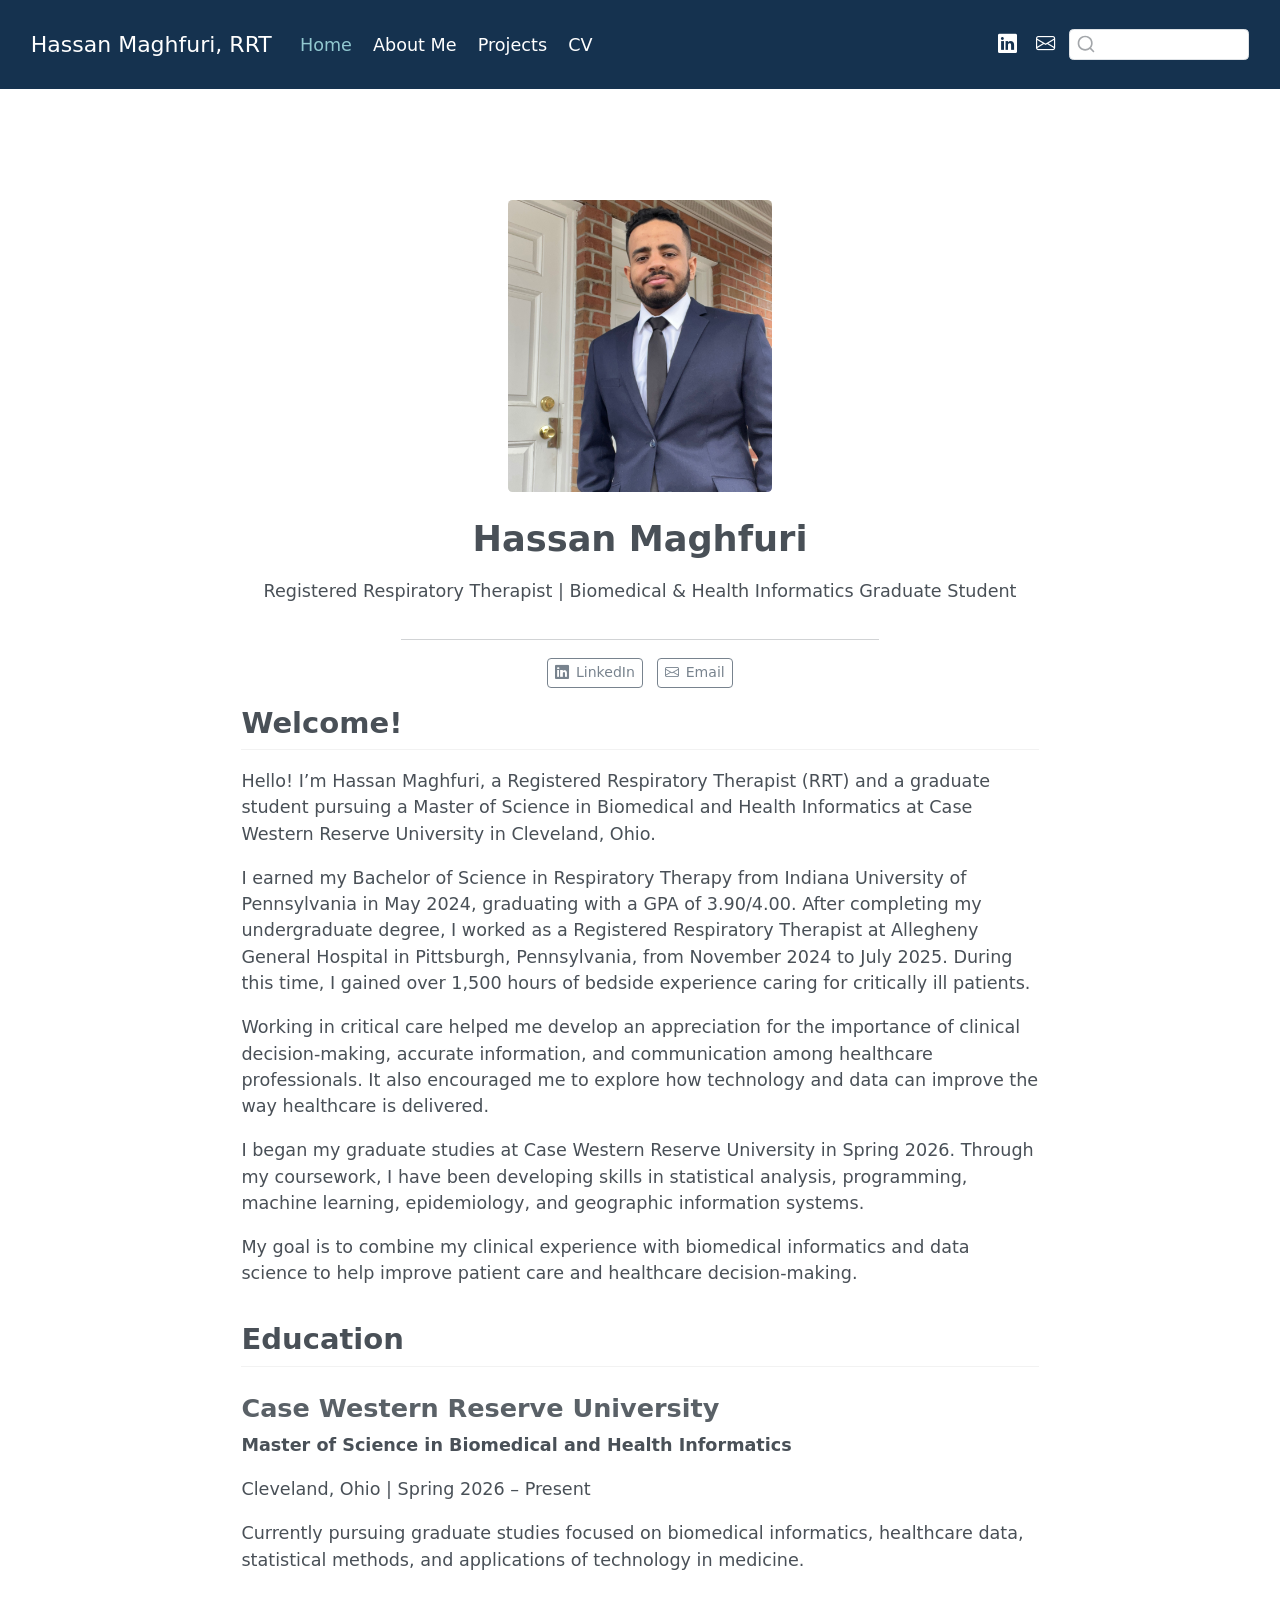
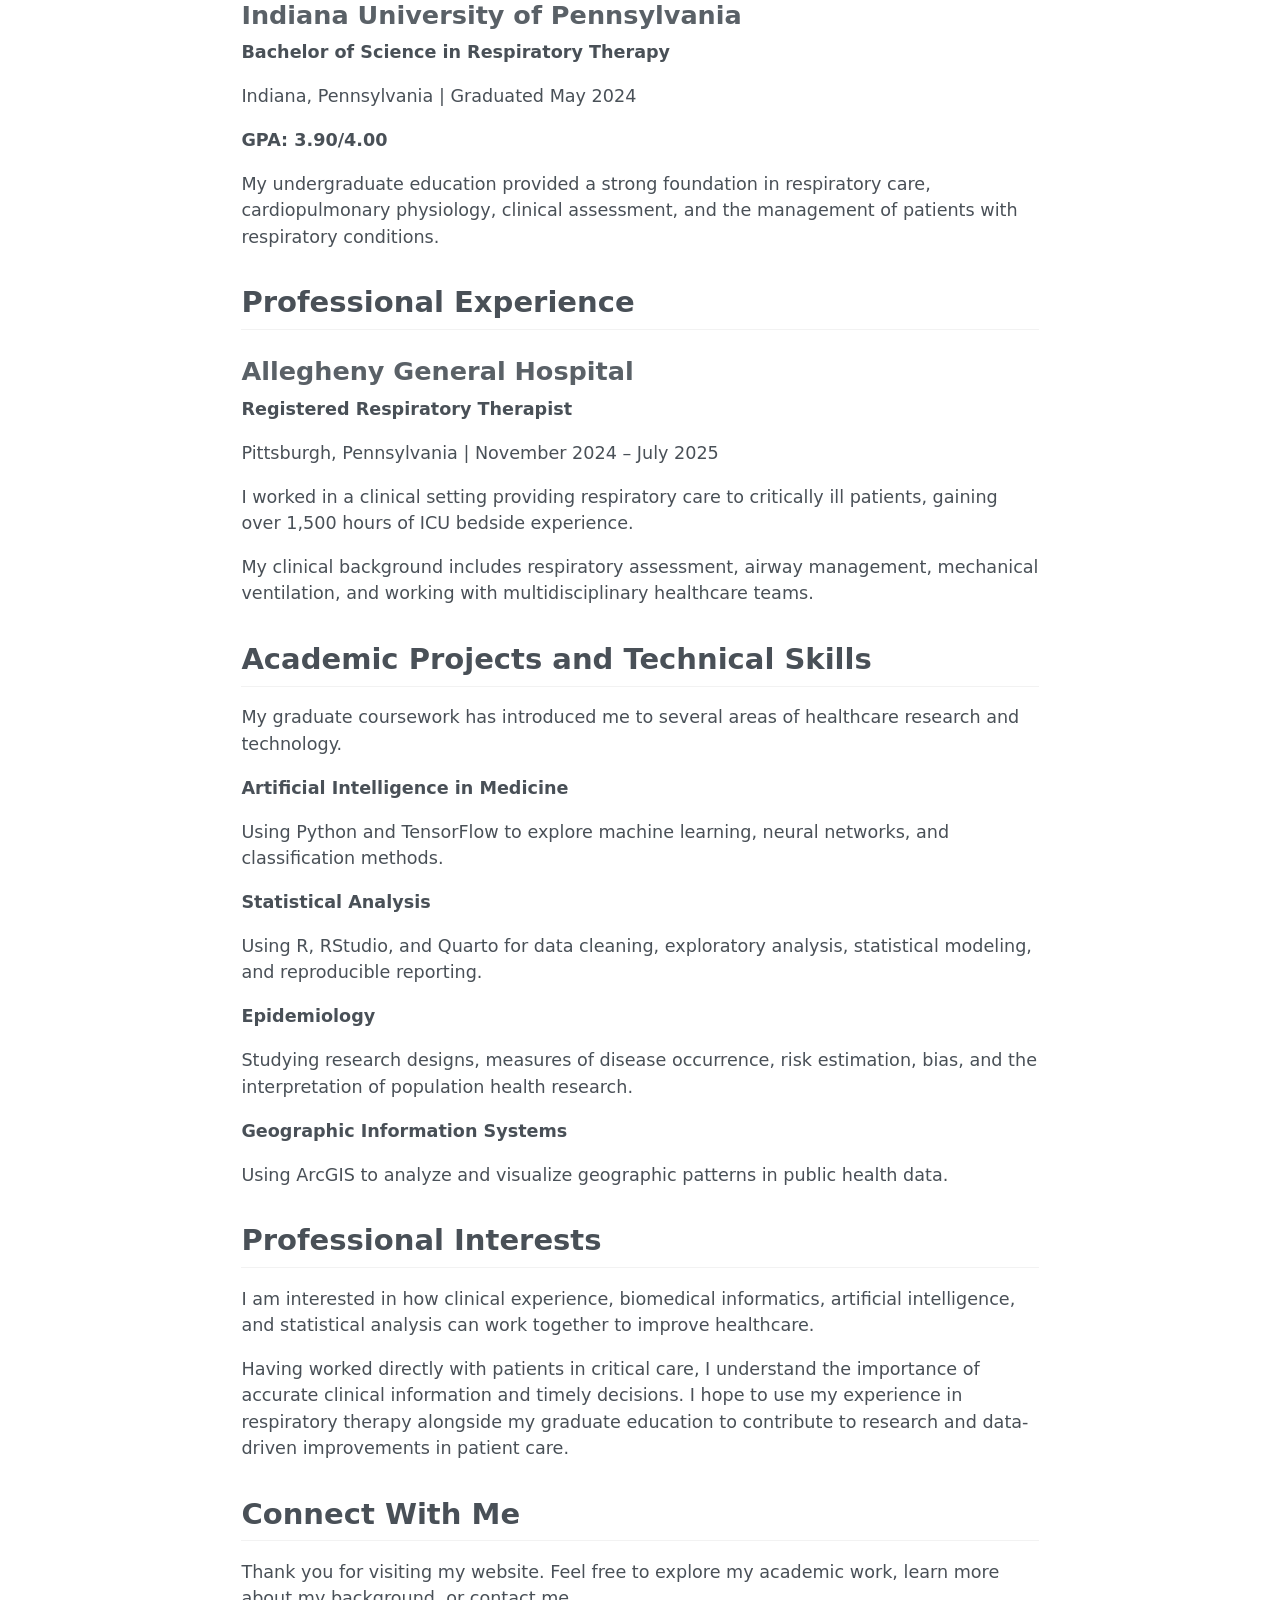
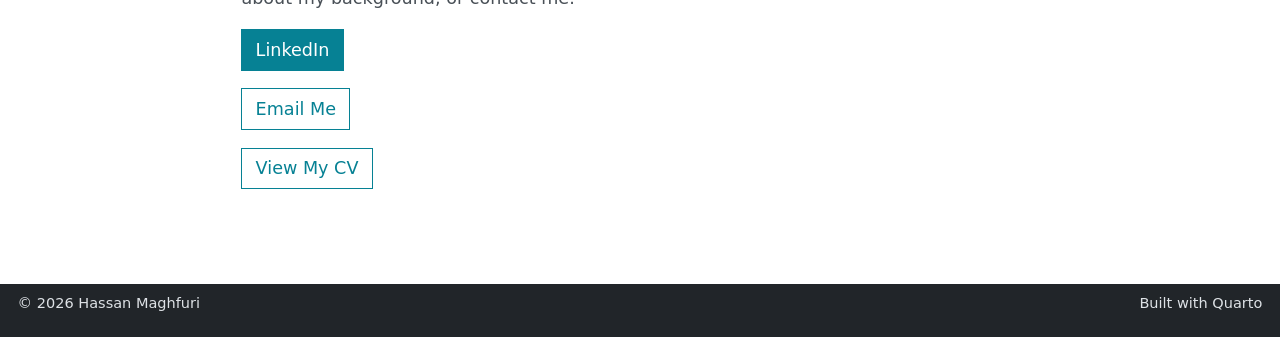
<file: docs/index.html>
<!DOCTYPE html>
<html xmlns="http://www.w3.org/1999/xhtml" lang="en" xml:lang="en"><head>

<meta charset="utf-8">
<meta name="generator" content="quarto-1.9.38">

<meta name="viewport" content="width=device-width, initial-scale=1.0, user-scalable=yes">


<title>Hassan Maghfuri – Hassan Maghfuri, RRT</title>
<style>
/* Default styles provided by pandoc.
** See https://pandoc.org/MANUAL.html#variables-for-html for config info.
*/
code{white-space: pre-wrap;}
span.smallcaps{font-variant: small-caps;}
div.columns{display: flex; gap: min(4vw, 1.5em);}
div.column{flex: auto; overflow-x: auto;}
div.hanging-indent{margin-left: 1.5em; text-indent: -1.5em;}
ul.task-list{list-style: none;}
ul.task-list li input[type="checkbox"] {
  width: 0.8em;
  margin: 0 0.8em 0.2em -1em; /* quarto-specific, see https://github.com/quarto-dev/quarto-cli/issues/4556 */ 
  vertical-align: middle;
}
</style>


<script src="site_libs/quarto-nav/quarto-nav.js"></script>
<script src="site_libs/clipboard/clipboard.min.js"></script>
<script src="site_libs/quarto-search/autocomplete.umd.js"></script>
<script src="site_libs/quarto-search/fuse.min.js"></script>
<script src="site_libs/quarto-search/quarto-search.js"></script>
<meta name="quarto:offset" content="./">
<script src="site_libs/quarto-html/quarto.js" type="module"></script>
<script src="site_libs/quarto-html/tabsets/tabsets.js" type="module"></script>
<script src="site_libs/quarto-html/popper.min.js"></script>
<script src="site_libs/quarto-html/tippy.umd.min.js"></script>
<link href="site_libs/quarto-html/tippy.css" rel="stylesheet">
<link href="site_libs/quarto-html/quarto-syntax-highlighting-15634bcf2e68342d4ad2dfa704d543f6.css" rel="stylesheet" id="quarto-text-highlighting-styles">
<script src="site_libs/bootstrap/bootstrap.min.js"></script>
<link href="site_libs/bootstrap/bootstrap-icons.css" rel="stylesheet">
<link href="site_libs/bootstrap/bootstrap-a601941c1ae7348b7f2a1132a79c23a6.min.css" rel="stylesheet" append-hash="true" id="quarto-bootstrap" data-mode="light">
<script id="quarto-search-options" type="application/json">{
  "location": "navbar",
  "copy-button": false,
  "collapse-after": 3,
  "panel-placement": "end",
  "type": "textbox",
  "limit": 50,
  "keyboard-shortcut": [
    "f",
    "/",
    "s"
  ],
  "language": {
    "search-no-results-text": "No results",
    "search-matching-documents-text": "matching documents",
    "search-copy-link-title": "Copy link to search",
    "search-hide-matches-text": "Hide additional matches",
    "search-more-match-text": "more match in this document",
    "search-more-matches-text": "more matches in this document",
    "search-clear-button-title": "Clear",
    "search-text-placeholder": "",
    "search-detached-cancel-button-title": "Cancel",
    "search-submit-button-title": "Submit",
    "search-label": "Search"
  }
}</script>


</head>

<body class="nav-fixed fullcontent quarto-light">

<div id="quarto-search-results"></div>
  <header id="quarto-header" class="headroom fixed-top">
    <nav class="navbar navbar-expand-lg " data-bs-theme="dark">
      <div class="navbar-container container-fluid">
      <div class="navbar-brand-container mx-auto">
    <a class="navbar-brand" href="./index.html">
    <span class="navbar-title">Hassan Maghfuri, RRT</span>
    </a>
  </div>
            <div id="quarto-search" class="" title="Search"></div>
          <button class="navbar-toggler" type="button" data-bs-toggle="collapse" data-bs-target="#navbarCollapse" aria-controls="navbarCollapse" role="menu" aria-expanded="false" aria-label="Toggle navigation" onclick="if (window.quartoToggleHeadroom) { window.quartoToggleHeadroom(); }">
  <span class="navbar-toggler-icon"></span>
</button>
          <div class="collapse navbar-collapse" id="navbarCollapse">
            <ul class="navbar-nav navbar-nav-scroll me-auto">
  <li class="nav-item">
    <a class="nav-link active" href="./index.html" aria-current="page"> 
<span class="menu-text">Home</span></a>
  </li>  
  <li class="nav-item">
    <a class="nav-link" href="./about.html"> 
<span class="menu-text">About Me</span></a>
  </li>  
  <li class="nav-item">
    <a class="nav-link" href="./projects/index.html"> 
<span class="menu-text">Projects</span></a>
  </li>  
  <li class="nav-item">
    <a class="nav-link" href="./cv/index.html"> 
<span class="menu-text">CV</span></a>
  </li>  
</ul>
            <ul class="navbar-nav navbar-nav-scroll ms-auto">
  <li class="nav-item compact">
    <a class="nav-link" href="https://www.linkedin.com/in/hassan-maghfuri-662274235/"> <i class="bi bi-linkedin" role="img" aria-label="LinkedIn">
</i> 
<span class="menu-text"></span></a>
  </li>  
  <li class="nav-item compact">
    <a class="nav-link" href="mailto:hassanmaghfuri@hotmail.com"> <i class="bi bi-envelope" role="img" aria-label="Email">
</i> 
<span class="menu-text"></span></a>
  </li>  
</ul>
          </div> <!-- /navcollapse -->
            <div class="quarto-navbar-tools">
</div>
      </div> <!-- /container-fluid -->
    </nav>
</header>
<!-- content -->
<div id="quarto-content" class="quarto-container page-columns page-rows-contents page-layout-article page-navbar">
<!-- sidebar -->
<!-- margin-sidebar -->
    
<!-- main -->
<main class="content" id="quarto-document-content">




<div class="quarto-about-jolla">
  <img src="my_image.jpg" class="about-image
  rounded " style="width: 15em;">
 <header id="title-block-header" class="quarto-title-block default">
<div class="quarto-title">
<h1 class="title">Hassan Maghfuri</h1>
</div>
<div class="quarto-title-meta">
  </div>
</header><div id="about-block">
<p>Registered Respiratory Therapist | Biomedical &amp; Health Informatics Graduate Student</p>
</div> 
  <hr class="about-sep">
   <div class="about-links">
  <a href="https://www.linkedin.com/in/hassan-maghfuri-662274235/" class="about-link" rel="" target="">
    <i class="bi bi-linkedin"></i>
     <span class="about-link-text">LinkedIn</span>
  </a>
  <a href="mailto:hassanmaghfuri@hotmail.com" class="about-link" rel="" target="">
    <i class="bi bi-envelope"></i>
     <span class="about-link-text">Email</span>
  </a>
</div>
</div>

<section id="welcome" class="level2">
<h2 data-anchor-id="welcome">Welcome!</h2>
<p>Hello! I’m Hassan Maghfuri, a Registered Respiratory Therapist (RRT) and a graduate student pursuing a Master of Science in Biomedical and Health Informatics at Case Western Reserve University in Cleveland, Ohio.</p>
<p>I earned my Bachelor of Science in Respiratory Therapy from Indiana University of Pennsylvania in May 2024, graduating with a GPA of 3.90/4.00. After completing my undergraduate degree, I worked as a Registered Respiratory Therapist at Allegheny General Hospital in Pittsburgh, Pennsylvania, from November 2024 to July 2025. During this time, I gained over 1,500 hours of bedside experience caring for critically ill patients.</p>
<p>Working in critical care helped me develop an appreciation for the importance of clinical decision-making, accurate information, and communication among healthcare professionals. It also encouraged me to explore how technology and data can improve the way healthcare is delivered.</p>
<p>I began my graduate studies at Case Western Reserve University in Spring 2026. Through my coursework, I have been developing skills in statistical analysis, programming, machine learning, epidemiology, and geographic information systems.</p>
<p>My goal is to combine my clinical experience with biomedical informatics and data science to help improve patient care and healthcare decision-making.</p>
</section>
<section id="education" class="level2">
<h2 data-anchor-id="education">Education</h2>
<section id="case-western-reserve-university" class="level3">
<h3 data-anchor-id="case-western-reserve-university">Case Western Reserve University</h3>
<p><strong>Master of Science in Biomedical and Health Informatics</strong></p>
<p>Cleveland, Ohio | Spring 2026 – Present</p>
<p>Currently pursuing graduate studies focused on biomedical informatics, healthcare data, statistical methods, and applications of technology in medicine.</p>
</section>
<section id="indiana-university-of-pennsylvania" class="level3">
<h3 data-anchor-id="indiana-university-of-pennsylvania">Indiana University of Pennsylvania</h3>
<p><strong>Bachelor of Science in Respiratory Therapy</strong></p>
<p>Indiana, Pennsylvania | Graduated May 2024</p>
<p><strong>GPA: 3.90/4.00</strong></p>
<p>My undergraduate education provided a strong foundation in respiratory care, cardiopulmonary physiology, clinical assessment, and the management of patients with respiratory conditions.</p>
</section>
</section>
<section id="professional-experience" class="level2">
<h2 data-anchor-id="professional-experience">Professional Experience</h2>
<section id="allegheny-general-hospital" class="level3">
<h3 data-anchor-id="allegheny-general-hospital">Allegheny General Hospital</h3>
<p><strong>Registered Respiratory Therapist</strong></p>
<p>Pittsburgh, Pennsylvania | November 2024 – July 2025</p>
<p>I worked in a clinical setting providing respiratory care to critically ill patients, gaining over 1,500 hours of ICU bedside experience.</p>
<p>My clinical background includes respiratory assessment, airway management, mechanical ventilation, and working with multidisciplinary healthcare teams.</p>
</section>
</section>
<section id="academic-projects-and-technical-skills" class="level2">
<h2 data-anchor-id="academic-projects-and-technical-skills">Academic Projects and Technical Skills</h2>
<p>My graduate coursework has introduced me to several areas of healthcare research and technology.</p>
<p><strong>Artificial Intelligence in Medicine</strong></p>
<p>Using Python and TensorFlow to explore machine learning, neural networks, and classification methods.</p>
<p><strong>Statistical Analysis</strong></p>
<p>Using R, RStudio, and Quarto for data cleaning, exploratory analysis, statistical modeling, and reproducible reporting.</p>
<p><strong>Epidemiology</strong></p>
<p>Studying research designs, measures of disease occurrence, risk estimation, bias, and the interpretation of population health research.</p>
<p><strong>Geographic Information Systems</strong></p>
<p>Using ArcGIS to analyze and visualize geographic patterns in public health data.</p>
</section>
<section id="professional-interests" class="level2">
<h2 data-anchor-id="professional-interests">Professional Interests</h2>
<p>I am interested in how clinical experience, biomedical informatics, artificial intelligence, and statistical analysis can work together to improve healthcare.</p>
<p>Having worked directly with patients in critical care, I understand the importance of accurate clinical information and timely decisions. I hope to use my experience in respiratory therapy alongside my graduate education to contribute to research and data-driven improvements in patient care.</p>
</section>
<section id="connect-with-me" class="level2">
<h2 data-anchor-id="connect-with-me">Connect With Me</h2>
<p>Thank you for visiting my website. Feel free to explore my academic work, learn more about my background, or contact me.</p>
<p><a href="https://www.linkedin.com/in/hassan-maghfuri-662274235/" class="btn btn-primary">LinkedIn</a></p>
<p><a href="mailto:hassanmaghfuri@hotmail.com" class="btn btn-outline-primary">Email Me</a></p>
<p><a href="./cv/index.html" class="btn btn-outline-primary">View My CV</a></p>



</section>

</main> <!-- /main -->
<script id="quarto-html-after-body" type="application/javascript">
  window.document.addEventListener("DOMContentLoaded", function (event) {
    const isCodeAnnotation = (el) => {
      for (const clz of el.classList) {
        if (clz.startsWith('code-annotation-')) {                     
          return true;
        }
      }
      return false;
    }
    const onCopySuccess = function(e) {
      // button target
      const button = e.trigger;
      // don't keep focus
      button.blur();
      // flash "checked"
      button.classList.add('code-copy-button-checked');
      var currentTitle = button.getAttribute("title");
      button.setAttribute("title", "Copied!");
      let tooltip;
      if (window.bootstrap) {
        button.setAttribute("data-bs-toggle", "tooltip");
        button.setAttribute("data-bs-placement", "left");
        button.setAttribute("data-bs-title", "Copied!");
        tooltip = new bootstrap.Tooltip(button, 
          { trigger: "manual", 
            customClass: "code-copy-button-tooltip",
            offset: [0, -8]});
        tooltip.show();    
      }
      setTimeout(function() {
        if (tooltip) {
          tooltip.hide();
          button.removeAttribute("data-bs-title");
          button.removeAttribute("data-bs-toggle");
          button.removeAttribute("data-bs-placement");
        }
        button.setAttribute("title", currentTitle);
        button.classList.remove('code-copy-button-checked');
      }, 1000);
      // clear code selection
      e.clearSelection();
    }
    const getTextToCopy = function(trigger) {
      const outerScaffold = trigger.parentElement.cloneNode(true);
      const codeEl = outerScaffold.querySelector('code');
      for (const childEl of codeEl.children) {
        if (isCodeAnnotation(childEl)) {
          childEl.remove();
        }
      }
      return codeEl.innerText;
    }
    const clipboard = new window.ClipboardJS('.code-copy-button:not([data-in-quarto-modal])', {
      text: getTextToCopy
    });
    clipboard.on('success', onCopySuccess);
    if (window.document.getElementById('quarto-embedded-source-code-modal')) {
      const clipboardModal = new window.ClipboardJS('.code-copy-button[data-in-quarto-modal]', {
        text: getTextToCopy,
        container: window.document.getElementById('quarto-embedded-source-code-modal')
      });
      clipboardModal.on('success', onCopySuccess);
    }
      var localhostRegex = new RegExp(/^(?:http|https):\/\/localhost\:?[0-9]*\//);
      var mailtoRegex = new RegExp(/^mailto:/);
        var filterRegex = new RegExp('/' + window.location.host + '/');
      var isInternal = (href) => {
          return filterRegex.test(href) || localhostRegex.test(href) || mailtoRegex.test(href);
      }
      // Inspect non-navigation links and adorn them if external
     var links = window.document.querySelectorAll('a[href]:not(.nav-link):not(.navbar-brand):not(.toc-action):not(.sidebar-link):not(.sidebar-item-toggle):not(.pagination-link):not(.no-external):not([aria-hidden]):not(.dropdown-item):not(.quarto-navigation-tool):not(.about-link)');
      for (var i=0; i<links.length; i++) {
        const link = links[i];
        if (!isInternal(link.href)) {
          // undo the damage that might have been done by quarto-nav.js in the case of
          // links that we want to consider external
          if (link.dataset.originalHref !== undefined) {
            link.href = link.dataset.originalHref;
          }
        }
      }
    function tippyHover(el, contentFn, onTriggerFn, onUntriggerFn) {
      const config = {
        allowHTML: true,
        maxWidth: 500,
        delay: 100,
        arrow: false,
        appendTo: function(el) {
            return el.parentElement;
        },
        interactive: true,
        interactiveBorder: 10,
        theme: 'quarto',
        placement: 'bottom-start',
      };
      if (contentFn) {
        config.content = contentFn;
      }
      if (onTriggerFn) {
        config.onTrigger = onTriggerFn;
      }
      if (onUntriggerFn) {
        config.onUntrigger = onUntriggerFn;
      }
      window.tippy(el, config); 
    }
    const noterefs = window.document.querySelectorAll('a[role="doc-noteref"]');
    for (var i=0; i<noterefs.length; i++) {
      const ref = noterefs[i];
      tippyHover(ref, function() {
        // use id or data attribute instead here
        let href = ref.getAttribute('data-footnote-href') || ref.getAttribute('href');
        try { href = new URL(href).hash; } catch {}
        const id = href.replace(/^#\/?/, "");
        const note = window.document.getElementById(id);
        if (note) {
          return note.innerHTML;
        } else {
          return "";
        }
      });
    }
    const xrefs = window.document.querySelectorAll('a.quarto-xref');
    const processXRef = (id, note) => {
      // Strip column container classes
      const stripColumnClz = (el) => {
        el.classList.remove("page-full", "page-columns");
        if (el.children) {
          for (const child of el.children) {
            stripColumnClz(child);
          }
        }
      }
      stripColumnClz(note)
      if (id === null || id.startsWith('sec-')) {
        // Special case sections, only their first couple elements
        const container = document.createElement("div");
        if (note.children && note.children.length > 2) {
          container.appendChild(note.children[0].cloneNode(true));
          for (let i = 1; i < note.children.length; i++) {
            const child = note.children[i];
            if (child.tagName === "P" && child.innerText === "") {
              continue;
            } else {
              container.appendChild(child.cloneNode(true));
              break;
            }
          }
          if (window.Quarto?.typesetMath) {
            window.Quarto.typesetMath(container);
          }
          return container.innerHTML
        } else {
          if (window.Quarto?.typesetMath) {
            window.Quarto.typesetMath(note);
          }
          return note.innerHTML;
        }
      } else {
        // Remove any anchor links if they are present
        const anchorLink = note.querySelector('a.anchorjs-link');
        if (anchorLink) {
          anchorLink.remove();
        }
        if (window.Quarto?.typesetMath) {
          window.Quarto.typesetMath(note);
        }
        if (note.classList.contains("callout")) {
          return note.outerHTML;
        } else {
          return note.innerHTML;
        }
      }
    }
    for (var i=0; i<xrefs.length; i++) {
      const xref = xrefs[i];
      tippyHover(xref, undefined, function(instance) {
        instance.disable();
        let url = xref.getAttribute('href');
        let hash = undefined; 
        if (url.startsWith('#')) {
          hash = url;
        } else {
          try { hash = new URL(url).hash; } catch {}
        }
        if (hash) {
          const id = hash.replace(/^#\/?/, "");
          const note = window.document.getElementById(id);
          if (note !== null) {
            try {
              const html = processXRef(id, note.cloneNode(true));
              instance.setContent(html);
            } finally {
              instance.enable();
              instance.show();
            }
          } else {
            // See if we can fetch this
            fetch(url.split('#')[0])
            .then(res => res.text())
            .then(html => {
              const parser = new DOMParser();
              const htmlDoc = parser.parseFromString(html, "text/html");
              const note = htmlDoc.getElementById(id);
              if (note !== null) {
                const html = processXRef(id, note);
                instance.setContent(html);
              } 
            }).finally(() => {
              instance.enable();
              instance.show();
            });
          }
        } else {
          // See if we can fetch a full url (with no hash to target)
          // This is a special case and we should probably do some content thinning / targeting
          fetch(url)
          .then(res => res.text())
          .then(html => {
            const parser = new DOMParser();
            const htmlDoc = parser.parseFromString(html, "text/html");
            const note = htmlDoc.querySelector('main.content');
            if (note !== null) {
              // This should only happen for chapter cross references
              // (since there is no id in the URL)
              // remove the first header
              if (note.children.length > 0 && note.children[0].tagName === "HEADER") {
                note.children[0].remove();
              }
              const html = processXRef(null, note);
              instance.setContent(html);
            } 
          }).finally(() => {
            instance.enable();
            instance.show();
          });
        }
      }, function(instance) {
      });
    }
        let selectedAnnoteEl;
        const selectorForAnnotation = ( cell, annotation) => {
          let cellAttr = 'data-code-cell="' + cell + '"';
          let lineAttr = 'data-code-annotation="' +  annotation + '"';
          const selector = 'span[' + cellAttr + '][' + lineAttr + ']';
          return selector;
        }
        const selectCodeLines = (annoteEl) => {
          const doc = window.document;
          const targetCell = annoteEl.getAttribute("data-target-cell");
          const targetAnnotation = annoteEl.getAttribute("data-target-annotation");
          const annoteSpan = window.document.querySelector(selectorForAnnotation(targetCell, targetAnnotation));
          const lines = annoteSpan.getAttribute("data-code-lines").split(",");
          const lineIds = lines.map((line) => {
            return targetCell + "-" + line;
          })
          let top = null;
          let height = null;
          let parent = null;
          if (lineIds.length > 0) {
              //compute the position of the single el (top and bottom and make a div)
              const el = window.document.getElementById(lineIds[0]);
              top = el.offsetTop;
              height = el.offsetHeight;
              parent = el.parentElement.parentElement;
            if (lineIds.length > 1) {
              const lastEl = window.document.getElementById(lineIds[lineIds.length - 1]);
              const bottom = lastEl.offsetTop + lastEl.offsetHeight;
              height = bottom - top;
            }
            if (top !== null && height !== null && parent !== null) {
              // cook up a div (if necessary) and position it 
              let div = window.document.getElementById("code-annotation-line-highlight");
              if (div === null) {
                div = window.document.createElement("div");
                div.setAttribute("id", "code-annotation-line-highlight");
                div.style.position = 'absolute';
                parent.appendChild(div);
              }
              div.style.top = top - 2 + "px";
              div.style.height = height + 4 + "px";
              div.style.left = 0;
              let gutterDiv = window.document.getElementById("code-annotation-line-highlight-gutter");
              if (gutterDiv === null) {
                gutterDiv = window.document.createElement("div");
                gutterDiv.setAttribute("id", "code-annotation-line-highlight-gutter");
                gutterDiv.style.position = 'absolute';
                const codeCell = window.document.getElementById(targetCell);
                const gutter = codeCell.querySelector('.code-annotation-gutter');
                gutter.appendChild(gutterDiv);
              }
              gutterDiv.style.top = top - 2 + "px";
              gutterDiv.style.height = height + 4 + "px";
            }
            selectedAnnoteEl = annoteEl;
          }
        };
        const unselectCodeLines = () => {
          const elementsIds = ["code-annotation-line-highlight", "code-annotation-line-highlight-gutter"];
          elementsIds.forEach((elId) => {
            const div = window.document.getElementById(elId);
            if (div) {
              div.remove();
            }
          });
          selectedAnnoteEl = undefined;
        };
          // Handle positioning of the toggle
      window.addEventListener(
        "resize",
        throttle(() => {
          elRect = undefined;
          if (selectedAnnoteEl) {
            selectCodeLines(selectedAnnoteEl);
          }
        }, 10)
      );
      function throttle(fn, ms) {
      let throttle = false;
      let timer;
        return (...args) => {
          if(!throttle) { // first call gets through
              fn.apply(this, args);
              throttle = true;
          } else { // all the others get throttled
              if(timer) clearTimeout(timer); // cancel #2
              timer = setTimeout(() => {
                fn.apply(this, args);
                timer = throttle = false;
              }, ms);
          }
        };
      }
        // Attach click handler to the DT
        const annoteDls = window.document.querySelectorAll('dt[data-target-cell]');
        for (const annoteDlNode of annoteDls) {
          annoteDlNode.addEventListener('click', (event) => {
            const clickedEl = event.target;
            if (clickedEl !== selectedAnnoteEl) {
              unselectCodeLines();
              const activeEl = window.document.querySelector('dt[data-target-cell].code-annotation-active');
              if (activeEl) {
                activeEl.classList.remove('code-annotation-active');
              }
              selectCodeLines(clickedEl);
              clickedEl.classList.add('code-annotation-active');
            } else {
              // Unselect the line
              unselectCodeLines();
              clickedEl.classList.remove('code-annotation-active');
            }
          });
        }
    const findCites = (el) => {
      const parentEl = el.parentElement;
      if (parentEl) {
        const cites = parentEl.dataset.cites;
        if (cites) {
          return {
            el,
            cites: cites.split(' ')
          };
        } else {
          return findCites(el.parentElement)
        }
      } else {
        return undefined;
      }
    };
    var bibliorefs = window.document.querySelectorAll('a[role="doc-biblioref"]');
    for (var i=0; i<bibliorefs.length; i++) {
      const ref = bibliorefs[i];
      const citeInfo = findCites(ref);
      if (citeInfo) {
        tippyHover(citeInfo.el, function() {
          var popup = window.document.createElement('div');
          citeInfo.cites.forEach(function(cite) {
            var citeDiv = window.document.createElement('div');
            citeDiv.classList.add('hanging-indent');
            citeDiv.classList.add('csl-entry');
            var biblioDiv = window.document.getElementById('ref-' + cite);
            if (biblioDiv) {
              citeDiv.innerHTML = biblioDiv.innerHTML;
            }
            popup.appendChild(citeDiv);
          });
          return popup.innerHTML;
        });
      }
    }
  });
  </script>
</div> <!-- /content -->
<footer class="footer">
  <div class="nav-footer">
    <div class="nav-footer-left">
<p>© 2026 Hassan Maghfuri</p>
</div>   
    <div class="nav-footer-center">
      &nbsp;
    </div>
    <div class="nav-footer-right">
<p>Built with Quarto</p>
</div>
  </div>
</footer>




</body></html>
</file>
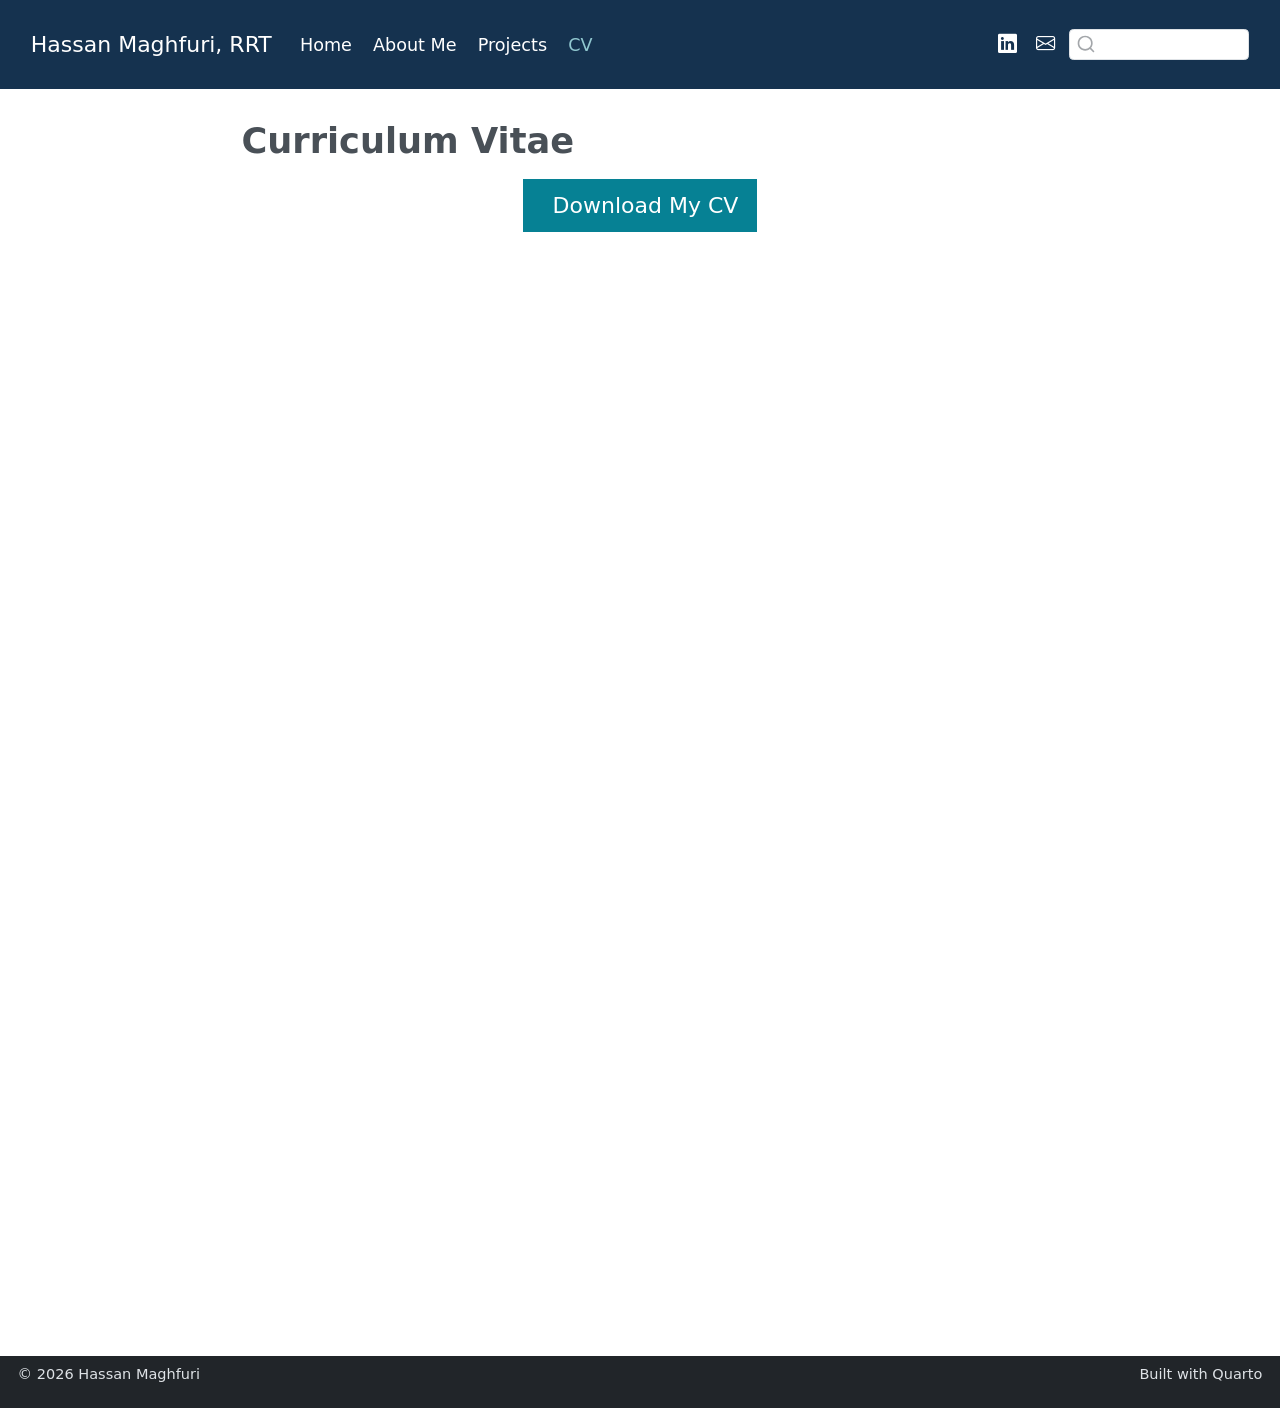
<file: docs/cv/index.html>
<!DOCTYPE html>
<html xmlns="http://www.w3.org/1999/xhtml" lang="en" xml:lang="en"><head>

<meta charset="utf-8">
<meta name="generator" content="quarto-1.9.38">

<meta name="viewport" content="width=device-width, initial-scale=1.0, user-scalable=yes">


<title>Curriculum Vitae – Hassan Maghfuri, RRT</title>
<style>
/* Default styles provided by pandoc.
** See https://pandoc.org/MANUAL.html#variables-for-html for config info.
*/
code{white-space: pre-wrap;}
span.smallcaps{font-variant: small-caps;}
div.columns{display: flex; gap: min(4vw, 1.5em);}
div.column{flex: auto; overflow-x: auto;}
div.hanging-indent{margin-left: 1.5em; text-indent: -1.5em;}
ul.task-list{list-style: none;}
ul.task-list li input[type="checkbox"] {
  width: 0.8em;
  margin: 0 0.8em 0.2em -1em; /* quarto-specific, see https://github.com/quarto-dev/quarto-cli/issues/4556 */ 
  vertical-align: middle;
}
</style>


<script src="../site_libs/quarto-nav/quarto-nav.js"></script>
<script src="../site_libs/clipboard/clipboard.min.js"></script>
<script src="../site_libs/quarto-search/autocomplete.umd.js"></script>
<script src="../site_libs/quarto-search/fuse.min.js"></script>
<script src="../site_libs/quarto-search/quarto-search.js"></script>
<meta name="quarto:offset" content="../">
<script src="../site_libs/quarto-html/quarto.js" type="module"></script>
<script src="../site_libs/quarto-html/tabsets/tabsets.js" type="module"></script>
<script src="../site_libs/quarto-html/popper.min.js"></script>
<script src="../site_libs/quarto-html/tippy.umd.min.js"></script>
<script src="../site_libs/quarto-html/anchor.min.js"></script>
<link href="../site_libs/quarto-html/tippy.css" rel="stylesheet">
<link href="../site_libs/quarto-html/quarto-syntax-highlighting-15634bcf2e68342d4ad2dfa704d543f6.css" rel="stylesheet" id="quarto-text-highlighting-styles">
<script src="../site_libs/bootstrap/bootstrap.min.js"></script>
<link href="../site_libs/bootstrap/bootstrap-icons.css" rel="stylesheet">
<link href="../site_libs/bootstrap/bootstrap-a601941c1ae7348b7f2a1132a79c23a6.min.css" rel="stylesheet" append-hash="true" id="quarto-bootstrap" data-mode="light">
<script id="quarto-search-options" type="application/json">{
  "location": "navbar",
  "copy-button": false,
  "collapse-after": 3,
  "panel-placement": "end",
  "type": "textbox",
  "limit": 50,
  "keyboard-shortcut": [
    "f",
    "/",
    "s"
  ],
  "language": {
    "search-no-results-text": "No results",
    "search-matching-documents-text": "matching documents",
    "search-copy-link-title": "Copy link to search",
    "search-hide-matches-text": "Hide additional matches",
    "search-more-match-text": "more match in this document",
    "search-more-matches-text": "more matches in this document",
    "search-clear-button-title": "Clear",
    "search-text-placeholder": "",
    "search-detached-cancel-button-title": "Cancel",
    "search-submit-button-title": "Submit",
    "search-label": "Search"
  }
}</script>


</head>

<body class="nav-fixed fullcontent quarto-light">

<div id="quarto-search-results"></div>
  <header id="quarto-header" class="headroom fixed-top">
    <nav class="navbar navbar-expand-lg " data-bs-theme="dark">
      <div class="navbar-container container-fluid">
      <div class="navbar-brand-container mx-auto">
    <a class="navbar-brand" href="../index.html">
    <span class="navbar-title">Hassan Maghfuri, RRT</span>
    </a>
  </div>
            <div id="quarto-search" class="" title="Search"></div>
          <button class="navbar-toggler" type="button" data-bs-toggle="collapse" data-bs-target="#navbarCollapse" aria-controls="navbarCollapse" role="menu" aria-expanded="false" aria-label="Toggle navigation" onclick="if (window.quartoToggleHeadroom) { window.quartoToggleHeadroom(); }">
  <span class="navbar-toggler-icon"></span>
</button>
          <div class="collapse navbar-collapse" id="navbarCollapse">
            <ul class="navbar-nav navbar-nav-scroll me-auto">
  <li class="nav-item">
    <a class="nav-link" href="../index.html"> 
<span class="menu-text">Home</span></a>
  </li>  
  <li class="nav-item">
    <a class="nav-link" href="../about.html"> 
<span class="menu-text">About Me</span></a>
  </li>  
  <li class="nav-item">
    <a class="nav-link" href="../projects/index.html"> 
<span class="menu-text">Projects</span></a>
  </li>  
  <li class="nav-item">
    <a class="nav-link active" href="../cv/index.html" aria-current="page"> 
<span class="menu-text">CV</span></a>
  </li>  
</ul>
            <ul class="navbar-nav navbar-nav-scroll ms-auto">
  <li class="nav-item compact">
    <a class="nav-link" href="https://www.linkedin.com/in/hassan-maghfuri-662274235/"> <i class="bi bi-linkedin" role="img" aria-label="LinkedIn">
</i> 
<span class="menu-text"></span></a>
  </li>  
  <li class="nav-item compact">
    <a class="nav-link" href="mailto:hassanmaghfuri@hotmail.com"> <i class="bi bi-envelope" role="img" aria-label="Email">
</i> 
<span class="menu-text"></span></a>
  </li>  
</ul>
          </div> <!-- /navcollapse -->
            <div class="quarto-navbar-tools">
</div>
      </div> <!-- /container-fluid -->
    </nav>
</header>
<!-- content -->
<div id="quarto-content" class="quarto-container page-columns page-rows-contents page-layout-article page-navbar">
<!-- sidebar -->
<!-- margin-sidebar -->
    
<!-- main -->
<main class="content" id="quarto-document-content">

<header id="title-block-header" class="quarto-title-block default">
<div class="quarto-title">
<h1 class="title">Curriculum Vitae</h1>
</div>



<div class="quarto-title-meta">

    
  
    
  </div>
  


</header>


<div class="cell">
<style type="text/css">
.embed-container {
    position: relative;
    padding-bottom: 129%;
    height: 0;
    overflow: hidden;
    max-width: 100%;
}
.embed-container iframe,
.embed-container object,
.embed-container embed {
    position: absolute;
    top: 0;
    left: 0;
    width: 100%;
    height: 100%;
}
</style>
</div>
<p class="text-center">
  <a class="btn btn-primary btn-lg cv-download" href="cv.pdf" target="_blank">
    <i class="fa-solid fa-file-arrow-down"></i> Download My CV
  </a>
</p>
<div class="embed-container">
  <iframe src="cv.pdf#toolbar=0" style="border: 0.5px;width: 100%;"></iframe>
</div>



</main> <!-- /main -->
<script id="quarto-html-after-body" type="application/javascript">
  window.document.addEventListener("DOMContentLoaded", function (event) {
    const icon = "";
    const anchorJS = new window.AnchorJS();
    anchorJS.options = {
      placement: 'right',
      icon: icon
    };
    anchorJS.add('.anchored');
    const isCodeAnnotation = (el) => {
      for (const clz of el.classList) {
        if (clz.startsWith('code-annotation-')) {                     
          return true;
        }
      }
      return false;
    }
    const onCopySuccess = function(e) {
      // button target
      const button = e.trigger;
      // don't keep focus
      button.blur();
      // flash "checked"
      button.classList.add('code-copy-button-checked');
      var currentTitle = button.getAttribute("title");
      button.setAttribute("title", "Copied!");
      let tooltip;
      if (window.bootstrap) {
        button.setAttribute("data-bs-toggle", "tooltip");
        button.setAttribute("data-bs-placement", "left");
        button.setAttribute("data-bs-title", "Copied!");
        tooltip = new bootstrap.Tooltip(button, 
          { trigger: "manual", 
            customClass: "code-copy-button-tooltip",
            offset: [0, -8]});
        tooltip.show();    
      }
      setTimeout(function() {
        if (tooltip) {
          tooltip.hide();
          button.removeAttribute("data-bs-title");
          button.removeAttribute("data-bs-toggle");
          button.removeAttribute("data-bs-placement");
        }
        button.setAttribute("title", currentTitle);
        button.classList.remove('code-copy-button-checked');
      }, 1000);
      // clear code selection
      e.clearSelection();
    }
    const getTextToCopy = function(trigger) {
      const outerScaffold = trigger.parentElement.cloneNode(true);
      const codeEl = outerScaffold.querySelector('code');
      for (const childEl of codeEl.children) {
        if (isCodeAnnotation(childEl)) {
          childEl.remove();
        }
      }
      return codeEl.innerText;
    }
    const clipboard = new window.ClipboardJS('.code-copy-button:not([data-in-quarto-modal])', {
      text: getTextToCopy
    });
    clipboard.on('success', onCopySuccess);
    if (window.document.getElementById('quarto-embedded-source-code-modal')) {
      const clipboardModal = new window.ClipboardJS('.code-copy-button[data-in-quarto-modal]', {
        text: getTextToCopy,
        container: window.document.getElementById('quarto-embedded-source-code-modal')
      });
      clipboardModal.on('success', onCopySuccess);
    }
      var localhostRegex = new RegExp(/^(?:http|https):\/\/localhost\:?[0-9]*\//);
      var mailtoRegex = new RegExp(/^mailto:/);
        var filterRegex = new RegExp('/' + window.location.host + '/');
      var isInternal = (href) => {
          return filterRegex.test(href) || localhostRegex.test(href) || mailtoRegex.test(href);
      }
      // Inspect non-navigation links and adorn them if external
     var links = window.document.querySelectorAll('a[href]:not(.nav-link):not(.navbar-brand):not(.toc-action):not(.sidebar-link):not(.sidebar-item-toggle):not(.pagination-link):not(.no-external):not([aria-hidden]):not(.dropdown-item):not(.quarto-navigation-tool):not(.about-link)');
      for (var i=0; i<links.length; i++) {
        const link = links[i];
        if (!isInternal(link.href)) {
          // undo the damage that might have been done by quarto-nav.js in the case of
          // links that we want to consider external
          if (link.dataset.originalHref !== undefined) {
            link.href = link.dataset.originalHref;
          }
        }
      }
    function tippyHover(el, contentFn, onTriggerFn, onUntriggerFn) {
      const config = {
        allowHTML: true,
        maxWidth: 500,
        delay: 100,
        arrow: false,
        appendTo: function(el) {
            return el.parentElement;
        },
        interactive: true,
        interactiveBorder: 10,
        theme: 'quarto',
        placement: 'bottom-start',
      };
      if (contentFn) {
        config.content = contentFn;
      }
      if (onTriggerFn) {
        config.onTrigger = onTriggerFn;
      }
      if (onUntriggerFn) {
        config.onUntrigger = onUntriggerFn;
      }
      window.tippy(el, config); 
    }
    const noterefs = window.document.querySelectorAll('a[role="doc-noteref"]');
    for (var i=0; i<noterefs.length; i++) {
      const ref = noterefs[i];
      tippyHover(ref, function() {
        // use id or data attribute instead here
        let href = ref.getAttribute('data-footnote-href') || ref.getAttribute('href');
        try { href = new URL(href).hash; } catch {}
        const id = href.replace(/^#\/?/, "");
        const note = window.document.getElementById(id);
        if (note) {
          return note.innerHTML;
        } else {
          return "";
        }
      });
    }
    const xrefs = window.document.querySelectorAll('a.quarto-xref');
    const processXRef = (id, note) => {
      // Strip column container classes
      const stripColumnClz = (el) => {
        el.classList.remove("page-full", "page-columns");
        if (el.children) {
          for (const child of el.children) {
            stripColumnClz(child);
          }
        }
      }
      stripColumnClz(note)
      if (id === null || id.startsWith('sec-')) {
        // Special case sections, only their first couple elements
        const container = document.createElement("div");
        if (note.children && note.children.length > 2) {
          container.appendChild(note.children[0].cloneNode(true));
          for (let i = 1; i < note.children.length; i++) {
            const child = note.children[i];
            if (child.tagName === "P" && child.innerText === "") {
              continue;
            } else {
              container.appendChild(child.cloneNode(true));
              break;
            }
          }
          if (window.Quarto?.typesetMath) {
            window.Quarto.typesetMath(container);
          }
          return container.innerHTML
        } else {
          if (window.Quarto?.typesetMath) {
            window.Quarto.typesetMath(note);
          }
          return note.innerHTML;
        }
      } else {
        // Remove any anchor links if they are present
        const anchorLink = note.querySelector('a.anchorjs-link');
        if (anchorLink) {
          anchorLink.remove();
        }
        if (window.Quarto?.typesetMath) {
          window.Quarto.typesetMath(note);
        }
        if (note.classList.contains("callout")) {
          return note.outerHTML;
        } else {
          return note.innerHTML;
        }
      }
    }
    for (var i=0; i<xrefs.length; i++) {
      const xref = xrefs[i];
      tippyHover(xref, undefined, function(instance) {
        instance.disable();
        let url = xref.getAttribute('href');
        let hash = undefined; 
        if (url.startsWith('#')) {
          hash = url;
        } else {
          try { hash = new URL(url).hash; } catch {}
        }
        if (hash) {
          const id = hash.replace(/^#\/?/, "");
          const note = window.document.getElementById(id);
          if (note !== null) {
            try {
              const html = processXRef(id, note.cloneNode(true));
              instance.setContent(html);
            } finally {
              instance.enable();
              instance.show();
            }
          } else {
            // See if we can fetch this
            fetch(url.split('#')[0])
            .then(res => res.text())
            .then(html => {
              const parser = new DOMParser();
              const htmlDoc = parser.parseFromString(html, "text/html");
              const note = htmlDoc.getElementById(id);
              if (note !== null) {
                const html = processXRef(id, note);
                instance.setContent(html);
              } 
            }).finally(() => {
              instance.enable();
              instance.show();
            });
          }
        } else {
          // See if we can fetch a full url (with no hash to target)
          // This is a special case and we should probably do some content thinning / targeting
          fetch(url)
          .then(res => res.text())
          .then(html => {
            const parser = new DOMParser();
            const htmlDoc = parser.parseFromString(html, "text/html");
            const note = htmlDoc.querySelector('main.content');
            if (note !== null) {
              // This should only happen for chapter cross references
              // (since there is no id in the URL)
              // remove the first header
              if (note.children.length > 0 && note.children[0].tagName === "HEADER") {
                note.children[0].remove();
              }
              const html = processXRef(null, note);
              instance.setContent(html);
            } 
          }).finally(() => {
            instance.enable();
            instance.show();
          });
        }
      }, function(instance) {
      });
    }
        let selectedAnnoteEl;
        const selectorForAnnotation = ( cell, annotation) => {
          let cellAttr = 'data-code-cell="' + cell + '"';
          let lineAttr = 'data-code-annotation="' +  annotation + '"';
          const selector = 'span[' + cellAttr + '][' + lineAttr + ']';
          return selector;
        }
        const selectCodeLines = (annoteEl) => {
          const doc = window.document;
          const targetCell = annoteEl.getAttribute("data-target-cell");
          const targetAnnotation = annoteEl.getAttribute("data-target-annotation");
          const annoteSpan = window.document.querySelector(selectorForAnnotation(targetCell, targetAnnotation));
          const lines = annoteSpan.getAttribute("data-code-lines").split(",");
          const lineIds = lines.map((line) => {
            return targetCell + "-" + line;
          })
          let top = null;
          let height = null;
          let parent = null;
          if (lineIds.length > 0) {
              //compute the position of the single el (top and bottom and make a div)
              const el = window.document.getElementById(lineIds[0]);
              top = el.offsetTop;
              height = el.offsetHeight;
              parent = el.parentElement.parentElement;
            if (lineIds.length > 1) {
              const lastEl = window.document.getElementById(lineIds[lineIds.length - 1]);
              const bottom = lastEl.offsetTop + lastEl.offsetHeight;
              height = bottom - top;
            }
            if (top !== null && height !== null && parent !== null) {
              // cook up a div (if necessary) and position it 
              let div = window.document.getElementById("code-annotation-line-highlight");
              if (div === null) {
                div = window.document.createElement("div");
                div.setAttribute("id", "code-annotation-line-highlight");
                div.style.position = 'absolute';
                parent.appendChild(div);
              }
              div.style.top = top - 2 + "px";
              div.style.height = height + 4 + "px";
              div.style.left = 0;
              let gutterDiv = window.document.getElementById("code-annotation-line-highlight-gutter");
              if (gutterDiv === null) {
                gutterDiv = window.document.createElement("div");
                gutterDiv.setAttribute("id", "code-annotation-line-highlight-gutter");
                gutterDiv.style.position = 'absolute';
                const codeCell = window.document.getElementById(targetCell);
                const gutter = codeCell.querySelector('.code-annotation-gutter');
                gutter.appendChild(gutterDiv);
              }
              gutterDiv.style.top = top - 2 + "px";
              gutterDiv.style.height = height + 4 + "px";
            }
            selectedAnnoteEl = annoteEl;
          }
        };
        const unselectCodeLines = () => {
          const elementsIds = ["code-annotation-line-highlight", "code-annotation-line-highlight-gutter"];
          elementsIds.forEach((elId) => {
            const div = window.document.getElementById(elId);
            if (div) {
              div.remove();
            }
          });
          selectedAnnoteEl = undefined;
        };
          // Handle positioning of the toggle
      window.addEventListener(
        "resize",
        throttle(() => {
          elRect = undefined;
          if (selectedAnnoteEl) {
            selectCodeLines(selectedAnnoteEl);
          }
        }, 10)
      );
      function throttle(fn, ms) {
      let throttle = false;
      let timer;
        return (...args) => {
          if(!throttle) { // first call gets through
              fn.apply(this, args);
              throttle = true;
          } else { // all the others get throttled
              if(timer) clearTimeout(timer); // cancel #2
              timer = setTimeout(() => {
                fn.apply(this, args);
                timer = throttle = false;
              }, ms);
          }
        };
      }
        // Attach click handler to the DT
        const annoteDls = window.document.querySelectorAll('dt[data-target-cell]');
        for (const annoteDlNode of annoteDls) {
          annoteDlNode.addEventListener('click', (event) => {
            const clickedEl = event.target;
            if (clickedEl !== selectedAnnoteEl) {
              unselectCodeLines();
              const activeEl = window.document.querySelector('dt[data-target-cell].code-annotation-active');
              if (activeEl) {
                activeEl.classList.remove('code-annotation-active');
              }
              selectCodeLines(clickedEl);
              clickedEl.classList.add('code-annotation-active');
            } else {
              // Unselect the line
              unselectCodeLines();
              clickedEl.classList.remove('code-annotation-active');
            }
          });
        }
    const findCites = (el) => {
      const parentEl = el.parentElement;
      if (parentEl) {
        const cites = parentEl.dataset.cites;
        if (cites) {
          return {
            el,
            cites: cites.split(' ')
          };
        } else {
          return findCites(el.parentElement)
        }
      } else {
        return undefined;
      }
    };
    var bibliorefs = window.document.querySelectorAll('a[role="doc-biblioref"]');
    for (var i=0; i<bibliorefs.length; i++) {
      const ref = bibliorefs[i];
      const citeInfo = findCites(ref);
      if (citeInfo) {
        tippyHover(citeInfo.el, function() {
          var popup = window.document.createElement('div');
          citeInfo.cites.forEach(function(cite) {
            var citeDiv = window.document.createElement('div');
            citeDiv.classList.add('hanging-indent');
            citeDiv.classList.add('csl-entry');
            var biblioDiv = window.document.getElementById('ref-' + cite);
            if (biblioDiv) {
              citeDiv.innerHTML = biblioDiv.innerHTML;
            }
            popup.appendChild(citeDiv);
          });
          return popup.innerHTML;
        });
      }
    }
  });
  </script>
</div> <!-- /content -->
<footer class="footer">
  <div class="nav-footer">
    <div class="nav-footer-left">
<p>© 2026 Hassan Maghfuri</p>
</div>   
    <div class="nav-footer-center">
      &nbsp;
    </div>
    <div class="nav-footer-right">
<p>Built with Quarto</p>
</div>
  </div>
</footer>




</body></html>
</file>
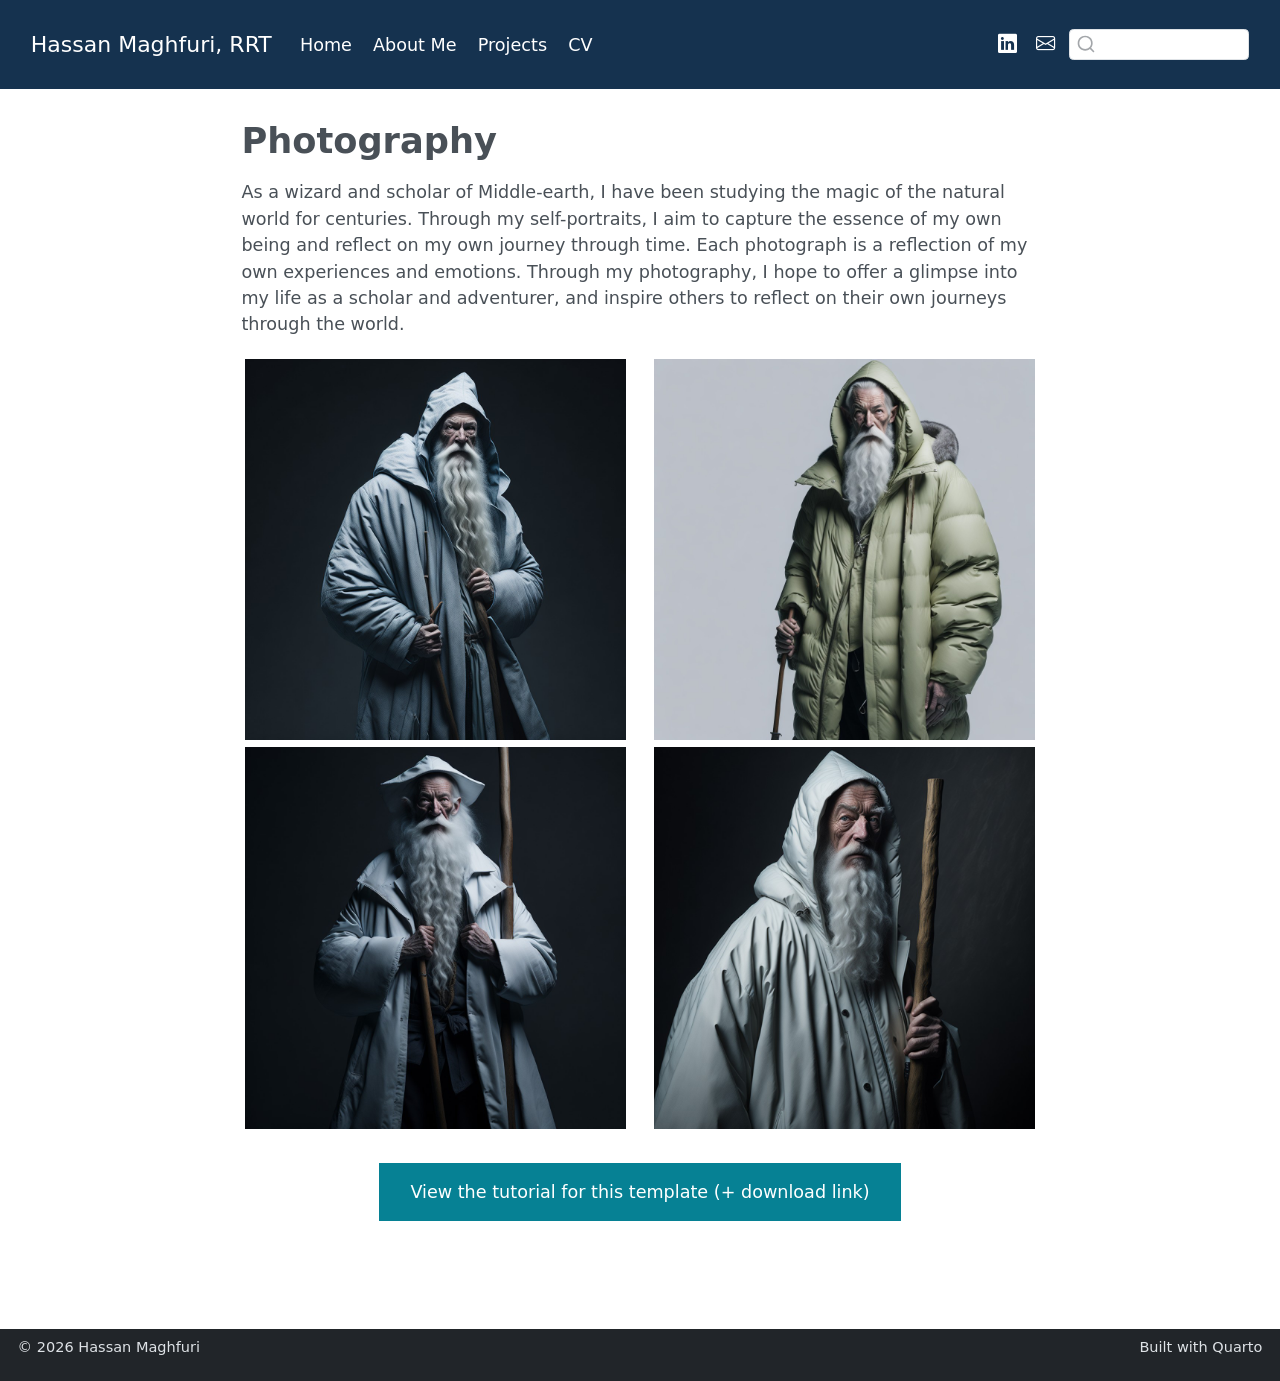
<file: docs/photography/index.html>
<!DOCTYPE html>
<html xmlns="http://www.w3.org/1999/xhtml" lang="en" xml:lang="en"><head>

<meta charset="utf-8">
<meta name="generator" content="quarto-1.9.38">

<meta name="viewport" content="width=device-width, initial-scale=1.0, user-scalable=yes">


<title>Photography – Hassan Maghfuri, RRT</title>
<style>
/* Default styles provided by pandoc.
** See https://pandoc.org/MANUAL.html#variables-for-html for config info.
*/
code{white-space: pre-wrap;}
span.smallcaps{font-variant: small-caps;}
div.columns{display: flex; gap: min(4vw, 1.5em);}
div.column{flex: auto; overflow-x: auto;}
div.hanging-indent{margin-left: 1.5em; text-indent: -1.5em;}
ul.task-list{list-style: none;}
ul.task-list li input[type="checkbox"] {
  width: 0.8em;
  margin: 0 0.8em 0.2em -1em; /* quarto-specific, see https://github.com/quarto-dev/quarto-cli/issues/4556 */ 
  vertical-align: middle;
}
</style>


<script src="../site_libs/quarto-nav/quarto-nav.js"></script>
<script src="../site_libs/clipboard/clipboard.min.js"></script>
<script src="../site_libs/quarto-search/autocomplete.umd.js"></script>
<script src="../site_libs/quarto-search/fuse.min.js"></script>
<script src="../site_libs/quarto-search/quarto-search.js"></script>
<meta name="quarto:offset" content="../">
<script src="../site_libs/quarto-html/quarto.js" type="module"></script>
<script src="../site_libs/quarto-html/tabsets/tabsets.js" type="module"></script>
<script src="../site_libs/quarto-html/popper.min.js"></script>
<script src="../site_libs/quarto-html/tippy.umd.min.js"></script>
<script src="../site_libs/quarto-html/anchor.min.js"></script>
<link href="../site_libs/quarto-html/tippy.css" rel="stylesheet">
<link href="../site_libs/quarto-html/quarto-syntax-highlighting-15634bcf2e68342d4ad2dfa704d543f6.css" rel="stylesheet" id="quarto-text-highlighting-styles">
<script src="../site_libs/bootstrap/bootstrap.min.js"></script>
<link href="../site_libs/bootstrap/bootstrap-icons.css" rel="stylesheet">
<link href="../site_libs/bootstrap/bootstrap-a601941c1ae7348b7f2a1132a79c23a6.min.css" rel="stylesheet" append-hash="true" id="quarto-bootstrap" data-mode="light">
<script id="quarto-search-options" type="application/json">{
  "location": "navbar",
  "copy-button": false,
  "collapse-after": 3,
  "panel-placement": "end",
  "type": "textbox",
  "limit": 50,
  "keyboard-shortcut": [
    "f",
    "/",
    "s"
  ],
  "language": {
    "search-no-results-text": "No results",
    "search-matching-documents-text": "matching documents",
    "search-copy-link-title": "Copy link to search",
    "search-hide-matches-text": "Hide additional matches",
    "search-more-match-text": "more match in this document",
    "search-more-matches-text": "more matches in this document",
    "search-clear-button-title": "Clear",
    "search-text-placeholder": "",
    "search-detached-cancel-button-title": "Cancel",
    "search-submit-button-title": "Submit",
    "search-label": "Search"
  }
}</script>


</head>

<body class="nav-fixed fullcontent quarto-light">

<div id="quarto-search-results"></div>
  <header id="quarto-header" class="headroom fixed-top">
    <nav class="navbar navbar-expand-lg " data-bs-theme="dark">
      <div class="navbar-container container-fluid">
      <div class="navbar-brand-container mx-auto">
    <a class="navbar-brand" href="../index.html">
    <span class="navbar-title">Hassan Maghfuri, RRT</span>
    </a>
  </div>
            <div id="quarto-search" class="" title="Search"></div>
          <button class="navbar-toggler" type="button" data-bs-toggle="collapse" data-bs-target="#navbarCollapse" aria-controls="navbarCollapse" role="menu" aria-expanded="false" aria-label="Toggle navigation" onclick="if (window.quartoToggleHeadroom) { window.quartoToggleHeadroom(); }">
  <span class="navbar-toggler-icon"></span>
</button>
          <div class="collapse navbar-collapse" id="navbarCollapse">
            <ul class="navbar-nav navbar-nav-scroll me-auto">
  <li class="nav-item">
    <a class="nav-link" href="../index.html"> 
<span class="menu-text">Home</span></a>
  </li>  
  <li class="nav-item">
    <a class="nav-link" href="../about.html"> 
<span class="menu-text">About Me</span></a>
  </li>  
  <li class="nav-item">
    <a class="nav-link" href="../projects/index.html"> 
<span class="menu-text">Projects</span></a>
  </li>  
  <li class="nav-item">
    <a class="nav-link" href="../cv/index.html"> 
<span class="menu-text">CV</span></a>
  </li>  
</ul>
            <ul class="navbar-nav navbar-nav-scroll ms-auto">
  <li class="nav-item compact">
    <a class="nav-link" href="https://www.linkedin.com/in/hassan-maghfuri-662274235/"> <i class="bi bi-linkedin" role="img" aria-label="LinkedIn">
</i> 
<span class="menu-text"></span></a>
  </li>  
  <li class="nav-item compact">
    <a class="nav-link" href="mailto:hassanmaghfuri@hotmail.com"> <i class="bi bi-envelope" role="img" aria-label="Email">
</i> 
<span class="menu-text"></span></a>
  </li>  
</ul>
          </div> <!-- /navcollapse -->
            <div class="quarto-navbar-tools">
</div>
      </div> <!-- /container-fluid -->
    </nav>
</header>
<!-- content -->
<div id="quarto-content" class="quarto-container page-columns page-rows-contents page-layout-article page-navbar">
<!-- sidebar -->
<!-- margin-sidebar -->
    
<!-- main -->
<main class="content" id="quarto-document-content">

<header id="title-block-header" class="quarto-title-block default">
<div class="quarto-title">
<h1 class="title">Photography</h1>
</div>



<div class="quarto-title-meta">

    
  
    
  </div>
  


</header>


<p>As a wizard and scholar of Middle-earth, I have been studying the magic of the natural world for centuries. Through my self-portraits, I aim to capture the essence of my own being and reflect on my own journey through time. Each photograph is a reflection of my own experiences and emotions. Through my photography, I hope to offer a glimpse into my life as a scholar and adventurer, and inspire others to reflect on their own journeys through the world.</p>
<div class="quarto-layout-panel" data-layout-ncol="2">
<div class="quarto-layout-row">
<div class="quarto-layout-cell" style="flex-basis: 50.0%;justify-content: center;">
<p><img src="gandalf_image_1.jpg" class="img-fluid"></p>
</div>
<div class="quarto-layout-cell" style="flex-basis: 50.0%;justify-content: center;">
<p><img src="gandalf_image_2.jpg" class="img-fluid"></p>
</div>
</div>
<div class="quarto-layout-row">
<div class="quarto-layout-cell" style="flex-basis: 50.0%;justify-content: center;">
<p><img src="gandalf_image_3.jpg" class="img-fluid"></p>
</div>
<div class="quarto-layout-cell" style="flex-basis: 50.0%;justify-content: center;">
<p><img src="gandalf_image_4.jpg" class="img-fluid"></p>
</div>
</div>
</div>
<div style="margin: 30px; text-align: center;">
<a class="btn btn-primary" href="https://www.marvinschmitt.com/blog/website-tutorial-quarto/" role="button" target="_blank" style="padding: 15px 30px;">View the tutorial for this template (+ download link)</a>
</div>



</main> <!-- /main -->
<script id="quarto-html-after-body" type="application/javascript">
  window.document.addEventListener("DOMContentLoaded", function (event) {
    const icon = "";
    const anchorJS = new window.AnchorJS();
    anchorJS.options = {
      placement: 'right',
      icon: icon
    };
    anchorJS.add('.anchored');
    const isCodeAnnotation = (el) => {
      for (const clz of el.classList) {
        if (clz.startsWith('code-annotation-')) {                     
          return true;
        }
      }
      return false;
    }
    const onCopySuccess = function(e) {
      // button target
      const button = e.trigger;
      // don't keep focus
      button.blur();
      // flash "checked"
      button.classList.add('code-copy-button-checked');
      var currentTitle = button.getAttribute("title");
      button.setAttribute("title", "Copied!");
      let tooltip;
      if (window.bootstrap) {
        button.setAttribute("data-bs-toggle", "tooltip");
        button.setAttribute("data-bs-placement", "left");
        button.setAttribute("data-bs-title", "Copied!");
        tooltip = new bootstrap.Tooltip(button, 
          { trigger: "manual", 
            customClass: "code-copy-button-tooltip",
            offset: [0, -8]});
        tooltip.show();    
      }
      setTimeout(function() {
        if (tooltip) {
          tooltip.hide();
          button.removeAttribute("data-bs-title");
          button.removeAttribute("data-bs-toggle");
          button.removeAttribute("data-bs-placement");
        }
        button.setAttribute("title", currentTitle);
        button.classList.remove('code-copy-button-checked');
      }, 1000);
      // clear code selection
      e.clearSelection();
    }
    const getTextToCopy = function(trigger) {
      const outerScaffold = trigger.parentElement.cloneNode(true);
      const codeEl = outerScaffold.querySelector('code');
      for (const childEl of codeEl.children) {
        if (isCodeAnnotation(childEl)) {
          childEl.remove();
        }
      }
      return codeEl.innerText;
    }
    const clipboard = new window.ClipboardJS('.code-copy-button:not([data-in-quarto-modal])', {
      text: getTextToCopy
    });
    clipboard.on('success', onCopySuccess);
    if (window.document.getElementById('quarto-embedded-source-code-modal')) {
      const clipboardModal = new window.ClipboardJS('.code-copy-button[data-in-quarto-modal]', {
        text: getTextToCopy,
        container: window.document.getElementById('quarto-embedded-source-code-modal')
      });
      clipboardModal.on('success', onCopySuccess);
    }
      var localhostRegex = new RegExp(/^(?:http|https):\/\/localhost\:?[0-9]*\//);
      var mailtoRegex = new RegExp(/^mailto:/);
        var filterRegex = new RegExp('/' + window.location.host + '/');
      var isInternal = (href) => {
          return filterRegex.test(href) || localhostRegex.test(href) || mailtoRegex.test(href);
      }
      // Inspect non-navigation links and adorn them if external
     var links = window.document.querySelectorAll('a[href]:not(.nav-link):not(.navbar-brand):not(.toc-action):not(.sidebar-link):not(.sidebar-item-toggle):not(.pagination-link):not(.no-external):not([aria-hidden]):not(.dropdown-item):not(.quarto-navigation-tool):not(.about-link)');
      for (var i=0; i<links.length; i++) {
        const link = links[i];
        if (!isInternal(link.href)) {
          // undo the damage that might have been done by quarto-nav.js in the case of
          // links that we want to consider external
          if (link.dataset.originalHref !== undefined) {
            link.href = link.dataset.originalHref;
          }
        }
      }
    function tippyHover(el, contentFn, onTriggerFn, onUntriggerFn) {
      const config = {
        allowHTML: true,
        maxWidth: 500,
        delay: 100,
        arrow: false,
        appendTo: function(el) {
            return el.parentElement;
        },
        interactive: true,
        interactiveBorder: 10,
        theme: 'quarto',
        placement: 'bottom-start',
      };
      if (contentFn) {
        config.content = contentFn;
      }
      if (onTriggerFn) {
        config.onTrigger = onTriggerFn;
      }
      if (onUntriggerFn) {
        config.onUntrigger = onUntriggerFn;
      }
      window.tippy(el, config); 
    }
    const noterefs = window.document.querySelectorAll('a[role="doc-noteref"]');
    for (var i=0; i<noterefs.length; i++) {
      const ref = noterefs[i];
      tippyHover(ref, function() {
        // use id or data attribute instead here
        let href = ref.getAttribute('data-footnote-href') || ref.getAttribute('href');
        try { href = new URL(href).hash; } catch {}
        const id = href.replace(/^#\/?/, "");
        const note = window.document.getElementById(id);
        if (note) {
          return note.innerHTML;
        } else {
          return "";
        }
      });
    }
    const xrefs = window.document.querySelectorAll('a.quarto-xref');
    const processXRef = (id, note) => {
      // Strip column container classes
      const stripColumnClz = (el) => {
        el.classList.remove("page-full", "page-columns");
        if (el.children) {
          for (const child of el.children) {
            stripColumnClz(child);
          }
        }
      }
      stripColumnClz(note)
      if (id === null || id.startsWith('sec-')) {
        // Special case sections, only their first couple elements
        const container = document.createElement("div");
        if (note.children && note.children.length > 2) {
          container.appendChild(note.children[0].cloneNode(true));
          for (let i = 1; i < note.children.length; i++) {
            const child = note.children[i];
            if (child.tagName === "P" && child.innerText === "") {
              continue;
            } else {
              container.appendChild(child.cloneNode(true));
              break;
            }
          }
          if (window.Quarto?.typesetMath) {
            window.Quarto.typesetMath(container);
          }
          return container.innerHTML
        } else {
          if (window.Quarto?.typesetMath) {
            window.Quarto.typesetMath(note);
          }
          return note.innerHTML;
        }
      } else {
        // Remove any anchor links if they are present
        const anchorLink = note.querySelector('a.anchorjs-link');
        if (anchorLink) {
          anchorLink.remove();
        }
        if (window.Quarto?.typesetMath) {
          window.Quarto.typesetMath(note);
        }
        if (note.classList.contains("callout")) {
          return note.outerHTML;
        } else {
          return note.innerHTML;
        }
      }
    }
    for (var i=0; i<xrefs.length; i++) {
      const xref = xrefs[i];
      tippyHover(xref, undefined, function(instance) {
        instance.disable();
        let url = xref.getAttribute('href');
        let hash = undefined; 
        if (url.startsWith('#')) {
          hash = url;
        } else {
          try { hash = new URL(url).hash; } catch {}
        }
        if (hash) {
          const id = hash.replace(/^#\/?/, "");
          const note = window.document.getElementById(id);
          if (note !== null) {
            try {
              const html = processXRef(id, note.cloneNode(true));
              instance.setContent(html);
            } finally {
              instance.enable();
              instance.show();
            }
          } else {
            // See if we can fetch this
            fetch(url.split('#')[0])
            .then(res => res.text())
            .then(html => {
              const parser = new DOMParser();
              const htmlDoc = parser.parseFromString(html, "text/html");
              const note = htmlDoc.getElementById(id);
              if (note !== null) {
                const html = processXRef(id, note);
                instance.setContent(html);
              } 
            }).finally(() => {
              instance.enable();
              instance.show();
            });
          }
        } else {
          // See if we can fetch a full url (with no hash to target)
          // This is a special case and we should probably do some content thinning / targeting
          fetch(url)
          .then(res => res.text())
          .then(html => {
            const parser = new DOMParser();
            const htmlDoc = parser.parseFromString(html, "text/html");
            const note = htmlDoc.querySelector('main.content');
            if (note !== null) {
              // This should only happen for chapter cross references
              // (since there is no id in the URL)
              // remove the first header
              if (note.children.length > 0 && note.children[0].tagName === "HEADER") {
                note.children[0].remove();
              }
              const html = processXRef(null, note);
              instance.setContent(html);
            } 
          }).finally(() => {
            instance.enable();
            instance.show();
          });
        }
      }, function(instance) {
      });
    }
        let selectedAnnoteEl;
        const selectorForAnnotation = ( cell, annotation) => {
          let cellAttr = 'data-code-cell="' + cell + '"';
          let lineAttr = 'data-code-annotation="' +  annotation + '"';
          const selector = 'span[' + cellAttr + '][' + lineAttr + ']';
          return selector;
        }
        const selectCodeLines = (annoteEl) => {
          const doc = window.document;
          const targetCell = annoteEl.getAttribute("data-target-cell");
          const targetAnnotation = annoteEl.getAttribute("data-target-annotation");
          const annoteSpan = window.document.querySelector(selectorForAnnotation(targetCell, targetAnnotation));
          const lines = annoteSpan.getAttribute("data-code-lines").split(",");
          const lineIds = lines.map((line) => {
            return targetCell + "-" + line;
          })
          let top = null;
          let height = null;
          let parent = null;
          if (lineIds.length > 0) {
              //compute the position of the single el (top and bottom and make a div)
              const el = window.document.getElementById(lineIds[0]);
              top = el.offsetTop;
              height = el.offsetHeight;
              parent = el.parentElement.parentElement;
            if (lineIds.length > 1) {
              const lastEl = window.document.getElementById(lineIds[lineIds.length - 1]);
              const bottom = lastEl.offsetTop + lastEl.offsetHeight;
              height = bottom - top;
            }
            if (top !== null && height !== null && parent !== null) {
              // cook up a div (if necessary) and position it 
              let div = window.document.getElementById("code-annotation-line-highlight");
              if (div === null) {
                div = window.document.createElement("div");
                div.setAttribute("id", "code-annotation-line-highlight");
                div.style.position = 'absolute';
                parent.appendChild(div);
              }
              div.style.top = top - 2 + "px";
              div.style.height = height + 4 + "px";
              div.style.left = 0;
              let gutterDiv = window.document.getElementById("code-annotation-line-highlight-gutter");
              if (gutterDiv === null) {
                gutterDiv = window.document.createElement("div");
                gutterDiv.setAttribute("id", "code-annotation-line-highlight-gutter");
                gutterDiv.style.position = 'absolute';
                const codeCell = window.document.getElementById(targetCell);
                const gutter = codeCell.querySelector('.code-annotation-gutter');
                gutter.appendChild(gutterDiv);
              }
              gutterDiv.style.top = top - 2 + "px";
              gutterDiv.style.height = height + 4 + "px";
            }
            selectedAnnoteEl = annoteEl;
          }
        };
        const unselectCodeLines = () => {
          const elementsIds = ["code-annotation-line-highlight", "code-annotation-line-highlight-gutter"];
          elementsIds.forEach((elId) => {
            const div = window.document.getElementById(elId);
            if (div) {
              div.remove();
            }
          });
          selectedAnnoteEl = undefined;
        };
          // Handle positioning of the toggle
      window.addEventListener(
        "resize",
        throttle(() => {
          elRect = undefined;
          if (selectedAnnoteEl) {
            selectCodeLines(selectedAnnoteEl);
          }
        }, 10)
      );
      function throttle(fn, ms) {
      let throttle = false;
      let timer;
        return (...args) => {
          if(!throttle) { // first call gets through
              fn.apply(this, args);
              throttle = true;
          } else { // all the others get throttled
              if(timer) clearTimeout(timer); // cancel #2
              timer = setTimeout(() => {
                fn.apply(this, args);
                timer = throttle = false;
              }, ms);
          }
        };
      }
        // Attach click handler to the DT
        const annoteDls = window.document.querySelectorAll('dt[data-target-cell]');
        for (const annoteDlNode of annoteDls) {
          annoteDlNode.addEventListener('click', (event) => {
            const clickedEl = event.target;
            if (clickedEl !== selectedAnnoteEl) {
              unselectCodeLines();
              const activeEl = window.document.querySelector('dt[data-target-cell].code-annotation-active');
              if (activeEl) {
                activeEl.classList.remove('code-annotation-active');
              }
              selectCodeLines(clickedEl);
              clickedEl.classList.add('code-annotation-active');
            } else {
              // Unselect the line
              unselectCodeLines();
              clickedEl.classList.remove('code-annotation-active');
            }
          });
        }
    const findCites = (el) => {
      const parentEl = el.parentElement;
      if (parentEl) {
        const cites = parentEl.dataset.cites;
        if (cites) {
          return {
            el,
            cites: cites.split(' ')
          };
        } else {
          return findCites(el.parentElement)
        }
      } else {
        return undefined;
      }
    };
    var bibliorefs = window.document.querySelectorAll('a[role="doc-biblioref"]');
    for (var i=0; i<bibliorefs.length; i++) {
      const ref = bibliorefs[i];
      const citeInfo = findCites(ref);
      if (citeInfo) {
        tippyHover(citeInfo.el, function() {
          var popup = window.document.createElement('div');
          citeInfo.cites.forEach(function(cite) {
            var citeDiv = window.document.createElement('div');
            citeDiv.classList.add('hanging-indent');
            citeDiv.classList.add('csl-entry');
            var biblioDiv = window.document.getElementById('ref-' + cite);
            if (biblioDiv) {
              citeDiv.innerHTML = biblioDiv.innerHTML;
            }
            popup.appendChild(citeDiv);
          });
          return popup.innerHTML;
        });
      }
    }
  });
  </script>
</div> <!-- /content -->
<footer class="footer">
  <div class="nav-footer">
    <div class="nav-footer-left">
<p>© 2026 Hassan Maghfuri</p>
</div>   
    <div class="nav-footer-center">
      &nbsp;
    </div>
    <div class="nav-footer-right">
<p>Built with Quarto</p>
</div>
  </div>
</footer>




</body></html>
</file>
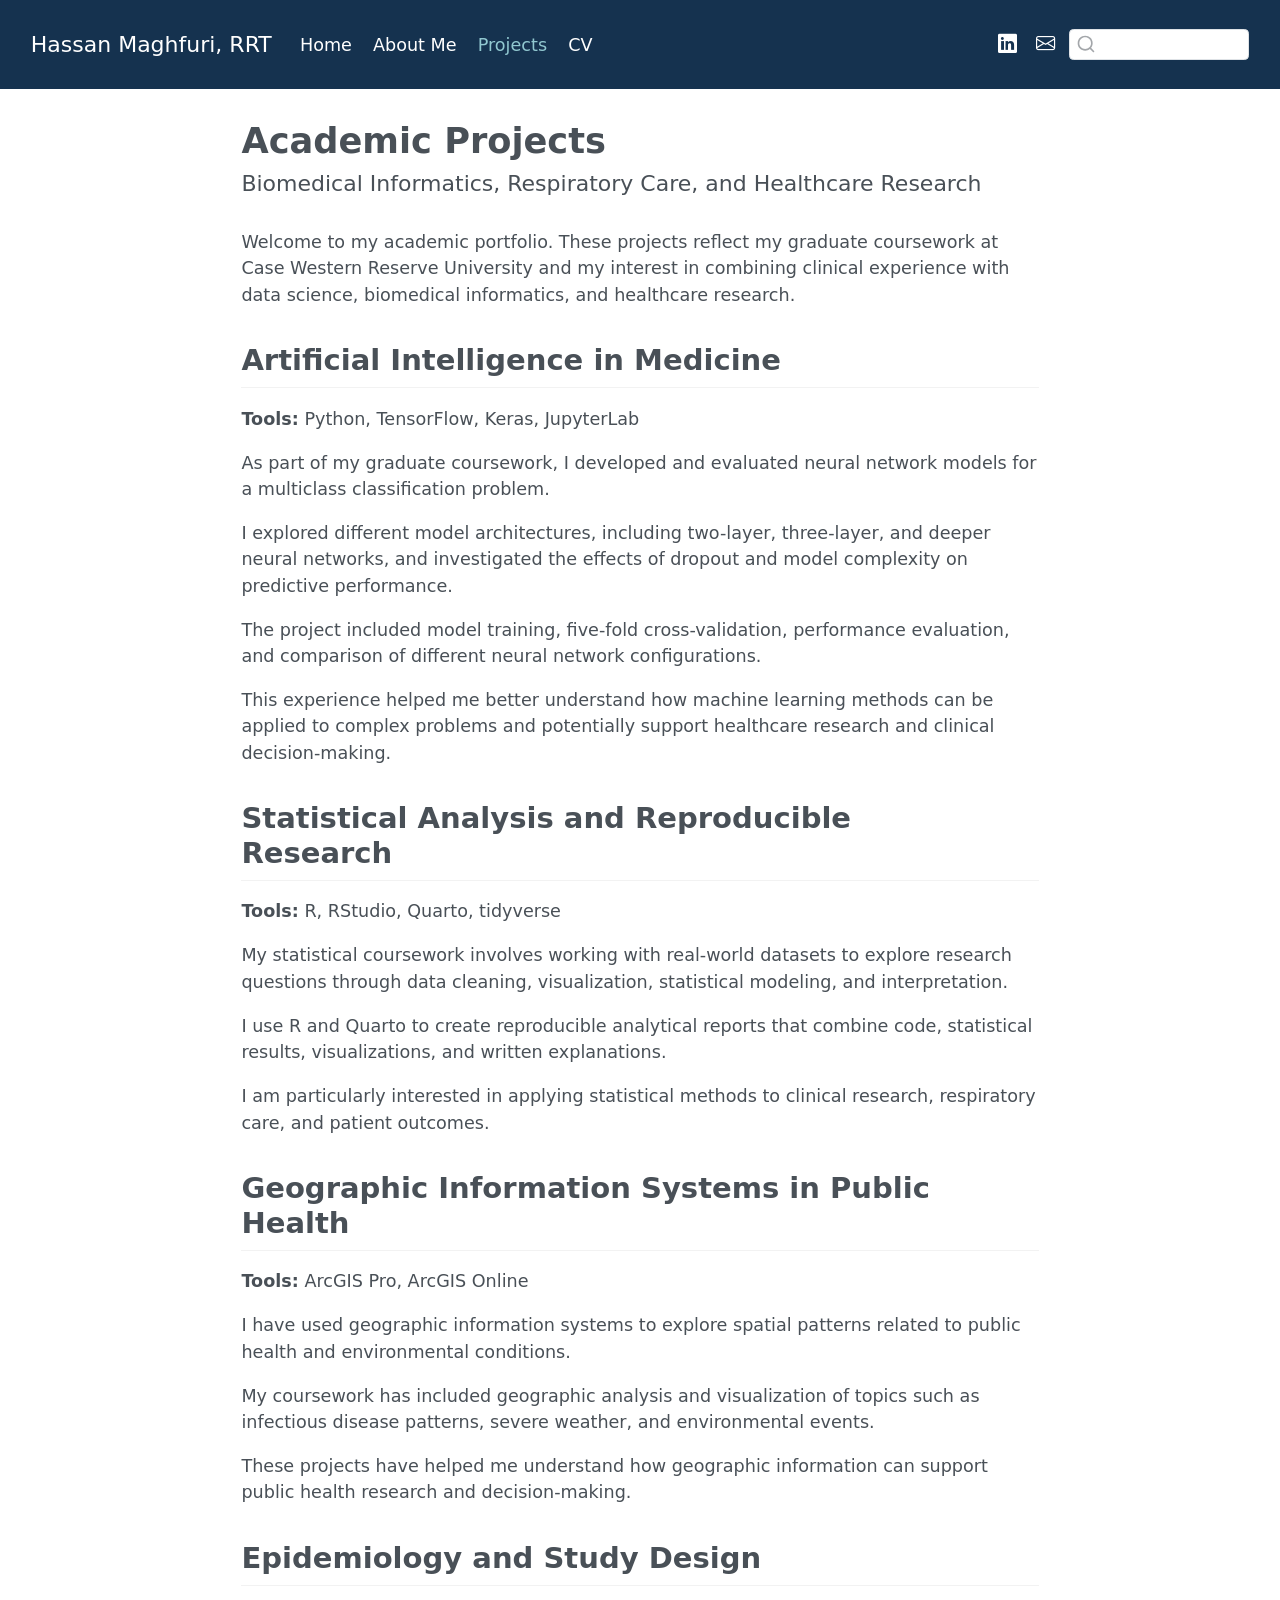
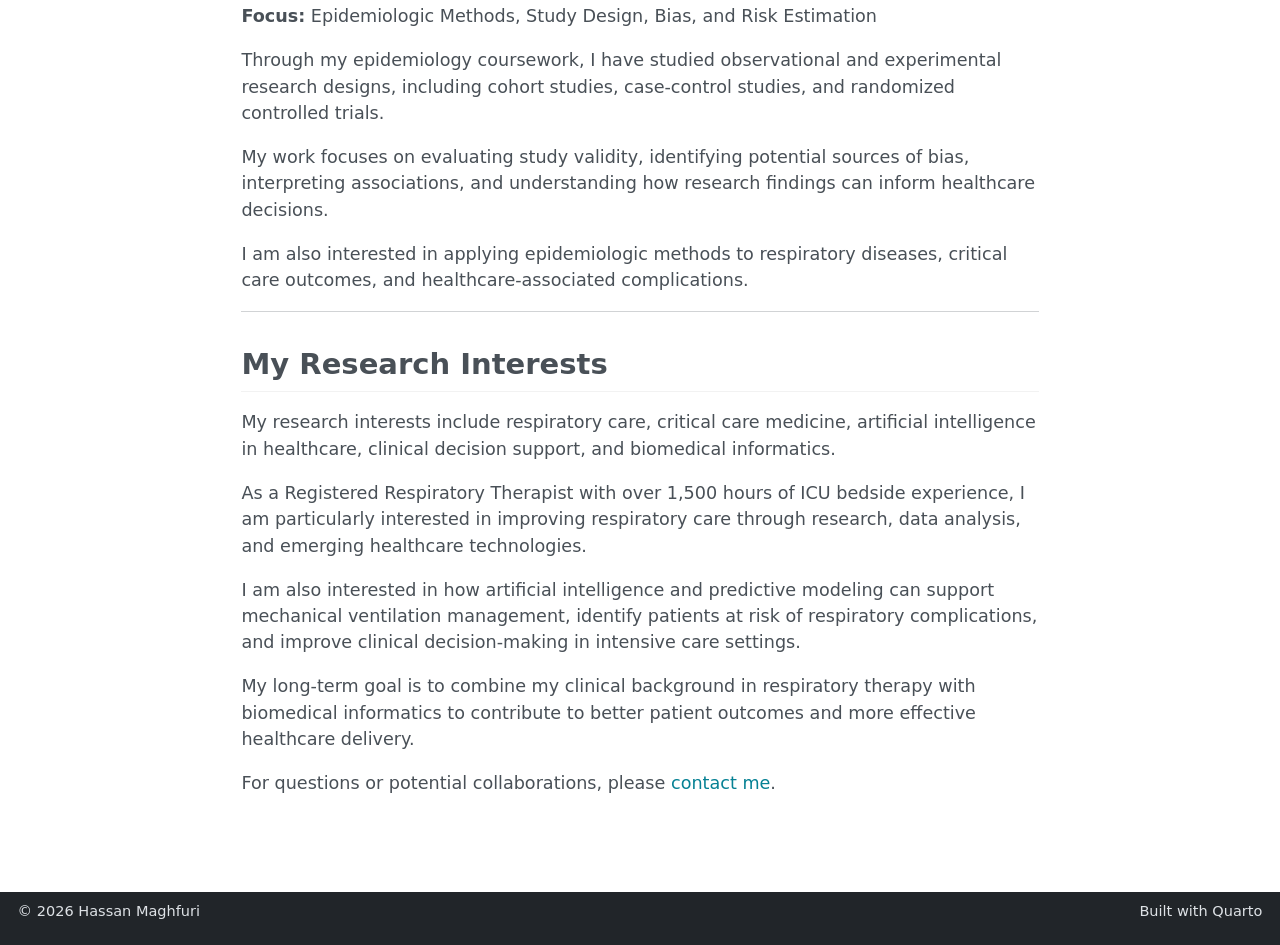
<file: docs/projects/index.html>
<!DOCTYPE html>
<html xmlns="http://www.w3.org/1999/xhtml" lang="en" xml:lang="en"><head>

<meta charset="utf-8">
<meta name="generator" content="quarto-1.9.38">

<meta name="viewport" content="width=device-width, initial-scale=1.0, user-scalable=yes">


<title>Academic Projects – Hassan Maghfuri, RRT</title>
<style>
/* Default styles provided by pandoc.
** See https://pandoc.org/MANUAL.html#variables-for-html for config info.
*/
code{white-space: pre-wrap;}
span.smallcaps{font-variant: small-caps;}
div.columns{display: flex; gap: min(4vw, 1.5em);}
div.column{flex: auto; overflow-x: auto;}
div.hanging-indent{margin-left: 1.5em; text-indent: -1.5em;}
ul.task-list{list-style: none;}
ul.task-list li input[type="checkbox"] {
  width: 0.8em;
  margin: 0 0.8em 0.2em -1em; /* quarto-specific, see https://github.com/quarto-dev/quarto-cli/issues/4556 */ 
  vertical-align: middle;
}
</style>


<script src="../site_libs/quarto-nav/quarto-nav.js"></script>
<script src="../site_libs/clipboard/clipboard.min.js"></script>
<script src="../site_libs/quarto-search/autocomplete.umd.js"></script>
<script src="../site_libs/quarto-search/fuse.min.js"></script>
<script src="../site_libs/quarto-search/quarto-search.js"></script>
<meta name="quarto:offset" content="../">
<script src="../site_libs/quarto-html/quarto.js" type="module"></script>
<script src="../site_libs/quarto-html/tabsets/tabsets.js" type="module"></script>
<script src="../site_libs/quarto-html/popper.min.js"></script>
<script src="../site_libs/quarto-html/tippy.umd.min.js"></script>
<script src="../site_libs/quarto-html/anchor.min.js"></script>
<link href="../site_libs/quarto-html/tippy.css" rel="stylesheet">
<link href="../site_libs/quarto-html/quarto-syntax-highlighting-15634bcf2e68342d4ad2dfa704d543f6.css" rel="stylesheet" id="quarto-text-highlighting-styles">
<script src="../site_libs/bootstrap/bootstrap.min.js"></script>
<link href="../site_libs/bootstrap/bootstrap-icons.css" rel="stylesheet">
<link href="../site_libs/bootstrap/bootstrap-a601941c1ae7348b7f2a1132a79c23a6.min.css" rel="stylesheet" append-hash="true" id="quarto-bootstrap" data-mode="light">
<script id="quarto-search-options" type="application/json">{
  "location": "navbar",
  "copy-button": false,
  "collapse-after": 3,
  "panel-placement": "end",
  "type": "textbox",
  "limit": 50,
  "keyboard-shortcut": [
    "f",
    "/",
    "s"
  ],
  "language": {
    "search-no-results-text": "No results",
    "search-matching-documents-text": "matching documents",
    "search-copy-link-title": "Copy link to search",
    "search-hide-matches-text": "Hide additional matches",
    "search-more-match-text": "more match in this document",
    "search-more-matches-text": "more matches in this document",
    "search-clear-button-title": "Clear",
    "search-text-placeholder": "",
    "search-detached-cancel-button-title": "Cancel",
    "search-submit-button-title": "Submit",
    "search-label": "Search"
  }
}</script>


</head>

<body class="nav-fixed fullcontent quarto-light">

<div id="quarto-search-results"></div>
  <header id="quarto-header" class="headroom fixed-top">
    <nav class="navbar navbar-expand-lg " data-bs-theme="dark">
      <div class="navbar-container container-fluid">
      <div class="navbar-brand-container mx-auto">
    <a class="navbar-brand" href="../index.html">
    <span class="navbar-title">Hassan Maghfuri, RRT</span>
    </a>
  </div>
            <div id="quarto-search" class="" title="Search"></div>
          <button class="navbar-toggler" type="button" data-bs-toggle="collapse" data-bs-target="#navbarCollapse" aria-controls="navbarCollapse" role="menu" aria-expanded="false" aria-label="Toggle navigation" onclick="if (window.quartoToggleHeadroom) { window.quartoToggleHeadroom(); }">
  <span class="navbar-toggler-icon"></span>
</button>
          <div class="collapse navbar-collapse" id="navbarCollapse">
            <ul class="navbar-nav navbar-nav-scroll me-auto">
  <li class="nav-item">
    <a class="nav-link" href="../index.html"> 
<span class="menu-text">Home</span></a>
  </li>  
  <li class="nav-item">
    <a class="nav-link" href="../about.html"> 
<span class="menu-text">About Me</span></a>
  </li>  
  <li class="nav-item">
    <a class="nav-link active" href="../projects/index.html" aria-current="page"> 
<span class="menu-text">Projects</span></a>
  </li>  
  <li class="nav-item">
    <a class="nav-link" href="../cv/index.html"> 
<span class="menu-text">CV</span></a>
  </li>  
</ul>
            <ul class="navbar-nav navbar-nav-scroll ms-auto">
  <li class="nav-item compact">
    <a class="nav-link" href="https://www.linkedin.com/in/hassan-maghfuri-662274235/"> <i class="bi bi-linkedin" role="img" aria-label="LinkedIn">
</i> 
<span class="menu-text"></span></a>
  </li>  
  <li class="nav-item compact">
    <a class="nav-link" href="mailto:hassanmaghfuri@hotmail.com"> <i class="bi bi-envelope" role="img" aria-label="Email">
</i> 
<span class="menu-text"></span></a>
  </li>  
</ul>
          </div> <!-- /navcollapse -->
            <div class="quarto-navbar-tools">
</div>
      </div> <!-- /container-fluid -->
    </nav>
</header>
<!-- content -->
<div id="quarto-content" class="quarto-container page-columns page-rows-contents page-layout-article page-navbar">
<!-- sidebar -->
<!-- margin-sidebar -->
    
<!-- main -->
<main class="content" id="quarto-document-content">

<header id="title-block-header" class="quarto-title-block default">
<div class="quarto-title">
<h1 class="title">Academic Projects</h1>
<p class="subtitle lead">Biomedical Informatics, Respiratory Care, and Healthcare Research</p>
</div>



<div class="quarto-title-meta">

    
  
    
  </div>
  


</header>


<p>Welcome to my academic portfolio. These projects reflect my graduate coursework at Case Western Reserve University and my interest in combining clinical experience with data science, biomedical informatics, and healthcare research.</p>
<section id="artificial-intelligence-in-medicine" class="level2">
<h2 class="anchored" data-anchor-id="artificial-intelligence-in-medicine">Artificial Intelligence in Medicine</h2>
<p><strong>Tools:</strong> Python, TensorFlow, Keras, JupyterLab</p>
<p>As part of my graduate coursework, I developed and evaluated neural network models for a multiclass classification problem.</p>
<p>I explored different model architectures, including two-layer, three-layer, and deeper neural networks, and investigated the effects of dropout and model complexity on predictive performance.</p>
<p>The project included model training, five-fold cross-validation, performance evaluation, and comparison of different neural network configurations.</p>
<p>This experience helped me better understand how machine learning methods can be applied to complex problems and potentially support healthcare research and clinical decision-making.</p>
</section>
<section id="statistical-analysis-and-reproducible-research" class="level2">
<h2 class="anchored" data-anchor-id="statistical-analysis-and-reproducible-research">Statistical Analysis and Reproducible Research</h2>
<p><strong>Tools:</strong> R, RStudio, Quarto, tidyverse</p>
<p>My statistical coursework involves working with real-world datasets to explore research questions through data cleaning, visualization, statistical modeling, and interpretation.</p>
<p>I use R and Quarto to create reproducible analytical reports that combine code, statistical results, visualizations, and written explanations.</p>
<p>I am particularly interested in applying statistical methods to clinical research, respiratory care, and patient outcomes.</p>
</section>
<section id="geographic-information-systems-in-public-health" class="level2">
<h2 class="anchored" data-anchor-id="geographic-information-systems-in-public-health">Geographic Information Systems in Public Health</h2>
<p><strong>Tools:</strong> ArcGIS Pro, ArcGIS Online</p>
<p>I have used geographic information systems to explore spatial patterns related to public health and environmental conditions.</p>
<p>My coursework has included geographic analysis and visualization of topics such as infectious disease patterns, severe weather, and environmental events.</p>
<p>These projects have helped me understand how geographic information can support public health research and decision-making.</p>
</section>
<section id="epidemiology-and-study-design" class="level2">
<h2 class="anchored" data-anchor-id="epidemiology-and-study-design">Epidemiology and Study Design</h2>
<p><strong>Focus:</strong> Epidemiologic Methods, Study Design, Bias, and Risk Estimation</p>
<p>Through my epidemiology coursework, I have studied observational and experimental research designs, including cohort studies, case-control studies, and randomized controlled trials.</p>
<p>My work focuses on evaluating study validity, identifying potential sources of bias, interpreting associations, and understanding how research findings can inform healthcare decisions.</p>
<p>I am also interested in applying epidemiologic methods to respiratory diseases, critical care outcomes, and healthcare-associated complications.</p>
<hr>
</section>
<section id="my-research-interests" class="level2">
<h2 class="anchored" data-anchor-id="my-research-interests">My Research Interests</h2>
<p>My research interests include respiratory care, critical care medicine, artificial intelligence in healthcare, clinical decision support, and biomedical informatics.</p>
<p>As a Registered Respiratory Therapist with over 1,500 hours of ICU bedside experience, I am particularly interested in improving respiratory care through research, data analysis, and emerging healthcare technologies.</p>
<p>I am also interested in how artificial intelligence and predictive modeling can support mechanical ventilation management, identify patients at risk of respiratory complications, and improve clinical decision-making in intensive care settings.</p>
<p>My long-term goal is to combine my clinical background in respiratory therapy with biomedical informatics to contribute to better patient outcomes and more effective healthcare delivery.</p>
<p>For questions or potential collaborations, please <a href="mailto:hassanmaghfuri@hotmail.com">contact me</a>.</p>


</section>

</main> <!-- /main -->
<script id="quarto-html-after-body" type="application/javascript">
  window.document.addEventListener("DOMContentLoaded", function (event) {
    const icon = "";
    const anchorJS = new window.AnchorJS();
    anchorJS.options = {
      placement: 'right',
      icon: icon
    };
    anchorJS.add('.anchored');
    const isCodeAnnotation = (el) => {
      for (const clz of el.classList) {
        if (clz.startsWith('code-annotation-')) {                     
          return true;
        }
      }
      return false;
    }
    const onCopySuccess = function(e) {
      // button target
      const button = e.trigger;
      // don't keep focus
      button.blur();
      // flash "checked"
      button.classList.add('code-copy-button-checked');
      var currentTitle = button.getAttribute("title");
      button.setAttribute("title", "Copied!");
      let tooltip;
      if (window.bootstrap) {
        button.setAttribute("data-bs-toggle", "tooltip");
        button.setAttribute("data-bs-placement", "left");
        button.setAttribute("data-bs-title", "Copied!");
        tooltip = new bootstrap.Tooltip(button, 
          { trigger: "manual", 
            customClass: "code-copy-button-tooltip",
            offset: [0, -8]});
        tooltip.show();    
      }
      setTimeout(function() {
        if (tooltip) {
          tooltip.hide();
          button.removeAttribute("data-bs-title");
          button.removeAttribute("data-bs-toggle");
          button.removeAttribute("data-bs-placement");
        }
        button.setAttribute("title", currentTitle);
        button.classList.remove('code-copy-button-checked');
      }, 1000);
      // clear code selection
      e.clearSelection();
    }
    const getTextToCopy = function(trigger) {
      const outerScaffold = trigger.parentElement.cloneNode(true);
      const codeEl = outerScaffold.querySelector('code');
      for (const childEl of codeEl.children) {
        if (isCodeAnnotation(childEl)) {
          childEl.remove();
        }
      }
      return codeEl.innerText;
    }
    const clipboard = new window.ClipboardJS('.code-copy-button:not([data-in-quarto-modal])', {
      text: getTextToCopy
    });
    clipboard.on('success', onCopySuccess);
    if (window.document.getElementById('quarto-embedded-source-code-modal')) {
      const clipboardModal = new window.ClipboardJS('.code-copy-button[data-in-quarto-modal]', {
        text: getTextToCopy,
        container: window.document.getElementById('quarto-embedded-source-code-modal')
      });
      clipboardModal.on('success', onCopySuccess);
    }
      var localhostRegex = new RegExp(/^(?:http|https):\/\/localhost\:?[0-9]*\//);
      var mailtoRegex = new RegExp(/^mailto:/);
        var filterRegex = new RegExp('/' + window.location.host + '/');
      var isInternal = (href) => {
          return filterRegex.test(href) || localhostRegex.test(href) || mailtoRegex.test(href);
      }
      // Inspect non-navigation links and adorn them if external
     var links = window.document.querySelectorAll('a[href]:not(.nav-link):not(.navbar-brand):not(.toc-action):not(.sidebar-link):not(.sidebar-item-toggle):not(.pagination-link):not(.no-external):not([aria-hidden]):not(.dropdown-item):not(.quarto-navigation-tool):not(.about-link)');
      for (var i=0; i<links.length; i++) {
        const link = links[i];
        if (!isInternal(link.href)) {
          // undo the damage that might have been done by quarto-nav.js in the case of
          // links that we want to consider external
          if (link.dataset.originalHref !== undefined) {
            link.href = link.dataset.originalHref;
          }
        }
      }
    function tippyHover(el, contentFn, onTriggerFn, onUntriggerFn) {
      const config = {
        allowHTML: true,
        maxWidth: 500,
        delay: 100,
        arrow: false,
        appendTo: function(el) {
            return el.parentElement;
        },
        interactive: true,
        interactiveBorder: 10,
        theme: 'quarto',
        placement: 'bottom-start',
      };
      if (contentFn) {
        config.content = contentFn;
      }
      if (onTriggerFn) {
        config.onTrigger = onTriggerFn;
      }
      if (onUntriggerFn) {
        config.onUntrigger = onUntriggerFn;
      }
      window.tippy(el, config); 
    }
    const noterefs = window.document.querySelectorAll('a[role="doc-noteref"]');
    for (var i=0; i<noterefs.length; i++) {
      const ref = noterefs[i];
      tippyHover(ref, function() {
        // use id or data attribute instead here
        let href = ref.getAttribute('data-footnote-href') || ref.getAttribute('href');
        try { href = new URL(href).hash; } catch {}
        const id = href.replace(/^#\/?/, "");
        const note = window.document.getElementById(id);
        if (note) {
          return note.innerHTML;
        } else {
          return "";
        }
      });
    }
    const xrefs = window.document.querySelectorAll('a.quarto-xref');
    const processXRef = (id, note) => {
      // Strip column container classes
      const stripColumnClz = (el) => {
        el.classList.remove("page-full", "page-columns");
        if (el.children) {
          for (const child of el.children) {
            stripColumnClz(child);
          }
        }
      }
      stripColumnClz(note)
      if (id === null || id.startsWith('sec-')) {
        // Special case sections, only their first couple elements
        const container = document.createElement("div");
        if (note.children && note.children.length > 2) {
          container.appendChild(note.children[0].cloneNode(true));
          for (let i = 1; i < note.children.length; i++) {
            const child = note.children[i];
            if (child.tagName === "P" && child.innerText === "") {
              continue;
            } else {
              container.appendChild(child.cloneNode(true));
              break;
            }
          }
          if (window.Quarto?.typesetMath) {
            window.Quarto.typesetMath(container);
          }
          return container.innerHTML
        } else {
          if (window.Quarto?.typesetMath) {
            window.Quarto.typesetMath(note);
          }
          return note.innerHTML;
        }
      } else {
        // Remove any anchor links if they are present
        const anchorLink = note.querySelector('a.anchorjs-link');
        if (anchorLink) {
          anchorLink.remove();
        }
        if (window.Quarto?.typesetMath) {
          window.Quarto.typesetMath(note);
        }
        if (note.classList.contains("callout")) {
          return note.outerHTML;
        } else {
          return note.innerHTML;
        }
      }
    }
    for (var i=0; i<xrefs.length; i++) {
      const xref = xrefs[i];
      tippyHover(xref, undefined, function(instance) {
        instance.disable();
        let url = xref.getAttribute('href');
        let hash = undefined; 
        if (url.startsWith('#')) {
          hash = url;
        } else {
          try { hash = new URL(url).hash; } catch {}
        }
        if (hash) {
          const id = hash.replace(/^#\/?/, "");
          const note = window.document.getElementById(id);
          if (note !== null) {
            try {
              const html = processXRef(id, note.cloneNode(true));
              instance.setContent(html);
            } finally {
              instance.enable();
              instance.show();
            }
          } else {
            // See if we can fetch this
            fetch(url.split('#')[0])
            .then(res => res.text())
            .then(html => {
              const parser = new DOMParser();
              const htmlDoc = parser.parseFromString(html, "text/html");
              const note = htmlDoc.getElementById(id);
              if (note !== null) {
                const html = processXRef(id, note);
                instance.setContent(html);
              } 
            }).finally(() => {
              instance.enable();
              instance.show();
            });
          }
        } else {
          // See if we can fetch a full url (with no hash to target)
          // This is a special case and we should probably do some content thinning / targeting
          fetch(url)
          .then(res => res.text())
          .then(html => {
            const parser = new DOMParser();
            const htmlDoc = parser.parseFromString(html, "text/html");
            const note = htmlDoc.querySelector('main.content');
            if (note !== null) {
              // This should only happen for chapter cross references
              // (since there is no id in the URL)
              // remove the first header
              if (note.children.length > 0 && note.children[0].tagName === "HEADER") {
                note.children[0].remove();
              }
              const html = processXRef(null, note);
              instance.setContent(html);
            } 
          }).finally(() => {
            instance.enable();
            instance.show();
          });
        }
      }, function(instance) {
      });
    }
        let selectedAnnoteEl;
        const selectorForAnnotation = ( cell, annotation) => {
          let cellAttr = 'data-code-cell="' + cell + '"';
          let lineAttr = 'data-code-annotation="' +  annotation + '"';
          const selector = 'span[' + cellAttr + '][' + lineAttr + ']';
          return selector;
        }
        const selectCodeLines = (annoteEl) => {
          const doc = window.document;
          const targetCell = annoteEl.getAttribute("data-target-cell");
          const targetAnnotation = annoteEl.getAttribute("data-target-annotation");
          const annoteSpan = window.document.querySelector(selectorForAnnotation(targetCell, targetAnnotation));
          const lines = annoteSpan.getAttribute("data-code-lines").split(",");
          const lineIds = lines.map((line) => {
            return targetCell + "-" + line;
          })
          let top = null;
          let height = null;
          let parent = null;
          if (lineIds.length > 0) {
              //compute the position of the single el (top and bottom and make a div)
              const el = window.document.getElementById(lineIds[0]);
              top = el.offsetTop;
              height = el.offsetHeight;
              parent = el.parentElement.parentElement;
            if (lineIds.length > 1) {
              const lastEl = window.document.getElementById(lineIds[lineIds.length - 1]);
              const bottom = lastEl.offsetTop + lastEl.offsetHeight;
              height = bottom - top;
            }
            if (top !== null && height !== null && parent !== null) {
              // cook up a div (if necessary) and position it 
              let div = window.document.getElementById("code-annotation-line-highlight");
              if (div === null) {
                div = window.document.createElement("div");
                div.setAttribute("id", "code-annotation-line-highlight");
                div.style.position = 'absolute';
                parent.appendChild(div);
              }
              div.style.top = top - 2 + "px";
              div.style.height = height + 4 + "px";
              div.style.left = 0;
              let gutterDiv = window.document.getElementById("code-annotation-line-highlight-gutter");
              if (gutterDiv === null) {
                gutterDiv = window.document.createElement("div");
                gutterDiv.setAttribute("id", "code-annotation-line-highlight-gutter");
                gutterDiv.style.position = 'absolute';
                const codeCell = window.document.getElementById(targetCell);
                const gutter = codeCell.querySelector('.code-annotation-gutter');
                gutter.appendChild(gutterDiv);
              }
              gutterDiv.style.top = top - 2 + "px";
              gutterDiv.style.height = height + 4 + "px";
            }
            selectedAnnoteEl = annoteEl;
          }
        };
        const unselectCodeLines = () => {
          const elementsIds = ["code-annotation-line-highlight", "code-annotation-line-highlight-gutter"];
          elementsIds.forEach((elId) => {
            const div = window.document.getElementById(elId);
            if (div) {
              div.remove();
            }
          });
          selectedAnnoteEl = undefined;
        };
          // Handle positioning of the toggle
      window.addEventListener(
        "resize",
        throttle(() => {
          elRect = undefined;
          if (selectedAnnoteEl) {
            selectCodeLines(selectedAnnoteEl);
          }
        }, 10)
      );
      function throttle(fn, ms) {
      let throttle = false;
      let timer;
        return (...args) => {
          if(!throttle) { // first call gets through
              fn.apply(this, args);
              throttle = true;
          } else { // all the others get throttled
              if(timer) clearTimeout(timer); // cancel #2
              timer = setTimeout(() => {
                fn.apply(this, args);
                timer = throttle = false;
              }, ms);
          }
        };
      }
        // Attach click handler to the DT
        const annoteDls = window.document.querySelectorAll('dt[data-target-cell]');
        for (const annoteDlNode of annoteDls) {
          annoteDlNode.addEventListener('click', (event) => {
            const clickedEl = event.target;
            if (clickedEl !== selectedAnnoteEl) {
              unselectCodeLines();
              const activeEl = window.document.querySelector('dt[data-target-cell].code-annotation-active');
              if (activeEl) {
                activeEl.classList.remove('code-annotation-active');
              }
              selectCodeLines(clickedEl);
              clickedEl.classList.add('code-annotation-active');
            } else {
              // Unselect the line
              unselectCodeLines();
              clickedEl.classList.remove('code-annotation-active');
            }
          });
        }
    const findCites = (el) => {
      const parentEl = el.parentElement;
      if (parentEl) {
        const cites = parentEl.dataset.cites;
        if (cites) {
          return {
            el,
            cites: cites.split(' ')
          };
        } else {
          return findCites(el.parentElement)
        }
      } else {
        return undefined;
      }
    };
    var bibliorefs = window.document.querySelectorAll('a[role="doc-biblioref"]');
    for (var i=0; i<bibliorefs.length; i++) {
      const ref = bibliorefs[i];
      const citeInfo = findCites(ref);
      if (citeInfo) {
        tippyHover(citeInfo.el, function() {
          var popup = window.document.createElement('div');
          citeInfo.cites.forEach(function(cite) {
            var citeDiv = window.document.createElement('div');
            citeDiv.classList.add('hanging-indent');
            citeDiv.classList.add('csl-entry');
            var biblioDiv = window.document.getElementById('ref-' + cite);
            if (biblioDiv) {
              citeDiv.innerHTML = biblioDiv.innerHTML;
            }
            popup.appendChild(citeDiv);
          });
          return popup.innerHTML;
        });
      }
    }
  });
  </script>
</div> <!-- /content -->
<footer class="footer">
  <div class="nav-footer">
    <div class="nav-footer-left">
<p>© 2026 Hassan Maghfuri</p>
</div>   
    <div class="nav-footer-center">
      &nbsp;
    </div>
    <div class="nav-footer-right">
<p>Built with Quarto</p>
</div>
  </div>
</footer>




</body></html>
</file>
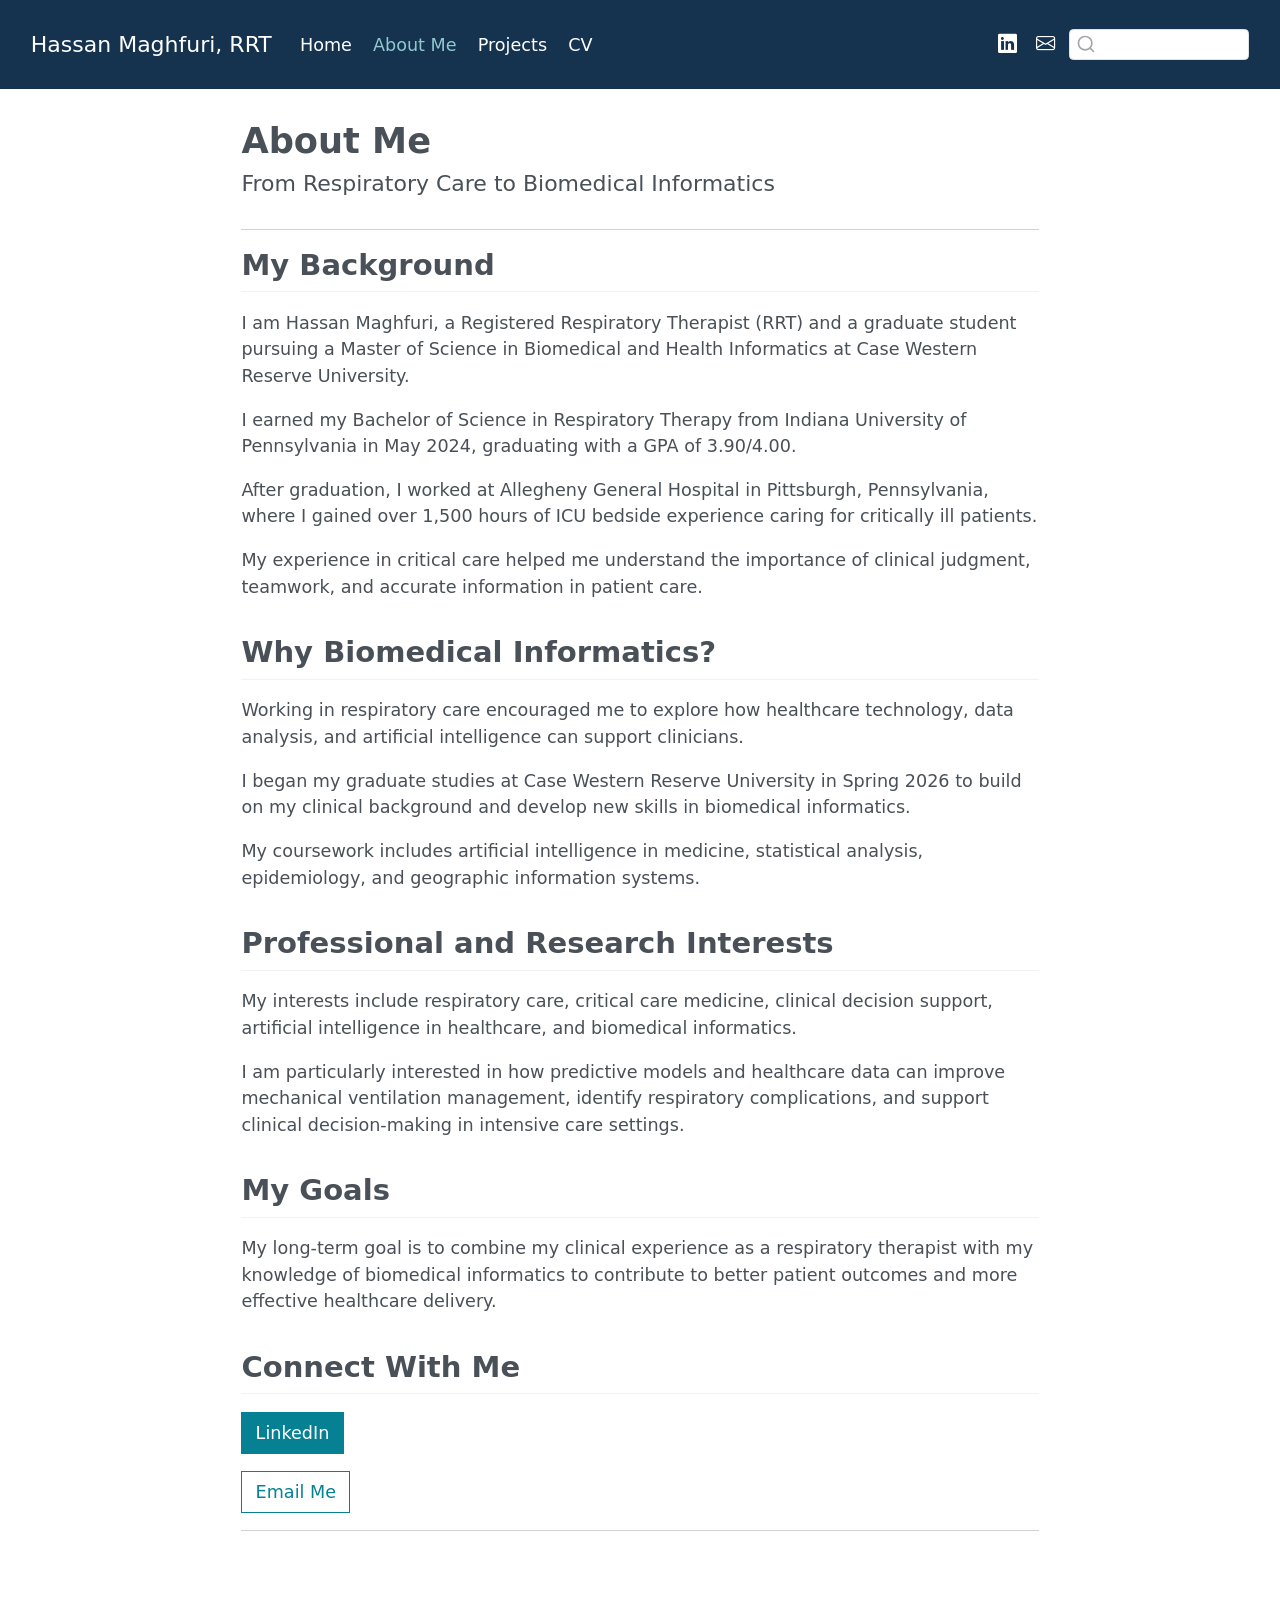
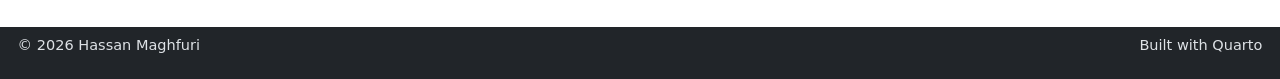
<file: docs/about.html>
<!DOCTYPE html>
<html xmlns="http://www.w3.org/1999/xhtml" lang="en" xml:lang="en"><head>

<meta charset="utf-8">
<meta name="generator" content="quarto-1.9.38">

<meta name="viewport" content="width=device-width, initial-scale=1.0, user-scalable=yes">


<title>about – Hassan Maghfuri, RRT</title>
<style>
/* Default styles provided by pandoc.
** See https://pandoc.org/MANUAL.html#variables-for-html for config info.
*/
code{white-space: pre-wrap;}
span.smallcaps{font-variant: small-caps;}
div.columns{display: flex; gap: min(4vw, 1.5em);}
div.column{flex: auto; overflow-x: auto;}
div.hanging-indent{margin-left: 1.5em; text-indent: -1.5em;}
ul.task-list{list-style: none;}
ul.task-list li input[type="checkbox"] {
  width: 0.8em;
  margin: 0 0.8em 0.2em -1em; /* quarto-specific, see https://github.com/quarto-dev/quarto-cli/issues/4556 */ 
  vertical-align: middle;
}
</style>


<script src="site_libs/quarto-nav/quarto-nav.js"></script>
<script src="site_libs/clipboard/clipboard.min.js"></script>
<script src="site_libs/quarto-search/autocomplete.umd.js"></script>
<script src="site_libs/quarto-search/fuse.min.js"></script>
<script src="site_libs/quarto-search/quarto-search.js"></script>
<meta name="quarto:offset" content="./">
<script src="site_libs/quarto-html/quarto.js" type="module"></script>
<script src="site_libs/quarto-html/tabsets/tabsets.js" type="module"></script>
<script src="site_libs/quarto-html/popper.min.js"></script>
<script src="site_libs/quarto-html/tippy.umd.min.js"></script>
<script src="site_libs/quarto-html/anchor.min.js"></script>
<link href="site_libs/quarto-html/tippy.css" rel="stylesheet">
<link href="site_libs/quarto-html/quarto-syntax-highlighting-15634bcf2e68342d4ad2dfa704d543f6.css" rel="stylesheet" id="quarto-text-highlighting-styles">
<script src="site_libs/bootstrap/bootstrap.min.js"></script>
<link href="site_libs/bootstrap/bootstrap-icons.css" rel="stylesheet">
<link href="site_libs/bootstrap/bootstrap-a601941c1ae7348b7f2a1132a79c23a6.min.css" rel="stylesheet" append-hash="true" id="quarto-bootstrap" data-mode="light">
<script id="quarto-search-options" type="application/json">{
  "location": "navbar",
  "copy-button": false,
  "collapse-after": 3,
  "panel-placement": "end",
  "type": "textbox",
  "limit": 50,
  "keyboard-shortcut": [
    "f",
    "/",
    "s"
  ],
  "language": {
    "search-no-results-text": "No results",
    "search-matching-documents-text": "matching documents",
    "search-copy-link-title": "Copy link to search",
    "search-hide-matches-text": "Hide additional matches",
    "search-more-match-text": "more match in this document",
    "search-more-matches-text": "more matches in this document",
    "search-clear-button-title": "Clear",
    "search-text-placeholder": "",
    "search-detached-cancel-button-title": "Cancel",
    "search-submit-button-title": "Submit",
    "search-label": "Search"
  }
}</script>


</head>

<body class="nav-fixed fullcontent quarto-light">

<div id="quarto-search-results"></div>
  <header id="quarto-header" class="headroom fixed-top">
    <nav class="navbar navbar-expand-lg " data-bs-theme="dark">
      <div class="navbar-container container-fluid">
      <div class="navbar-brand-container mx-auto">
    <a class="navbar-brand" href="./index.html">
    <span class="navbar-title">Hassan Maghfuri, RRT</span>
    </a>
  </div>
            <div id="quarto-search" class="" title="Search"></div>
          <button class="navbar-toggler" type="button" data-bs-toggle="collapse" data-bs-target="#navbarCollapse" aria-controls="navbarCollapse" role="menu" aria-expanded="false" aria-label="Toggle navigation" onclick="if (window.quartoToggleHeadroom) { window.quartoToggleHeadroom(); }">
  <span class="navbar-toggler-icon"></span>
</button>
          <div class="collapse navbar-collapse" id="navbarCollapse">
            <ul class="navbar-nav navbar-nav-scroll me-auto">
  <li class="nav-item">
    <a class="nav-link" href="./index.html"> 
<span class="menu-text">Home</span></a>
  </li>  
  <li class="nav-item">
    <a class="nav-link active" href="./about.html" aria-current="page"> 
<span class="menu-text">About Me</span></a>
  </li>  
  <li class="nav-item">
    <a class="nav-link" href="./projects/index.html"> 
<span class="menu-text">Projects</span></a>
  </li>  
  <li class="nav-item">
    <a class="nav-link" href="./cv/index.html"> 
<span class="menu-text">CV</span></a>
  </li>  
</ul>
            <ul class="navbar-nav navbar-nav-scroll ms-auto">
  <li class="nav-item compact">
    <a class="nav-link" href="https://www.linkedin.com/in/hassan-maghfuri-662274235/"> <i class="bi bi-linkedin" role="img" aria-label="LinkedIn">
</i> 
<span class="menu-text"></span></a>
  </li>  
  <li class="nav-item compact">
    <a class="nav-link" href="mailto:hassanmaghfuri@hotmail.com"> <i class="bi bi-envelope" role="img" aria-label="Email">
</i> 
<span class="menu-text"></span></a>
  </li>  
</ul>
          </div> <!-- /navcollapse -->
            <div class="quarto-navbar-tools">
</div>
      </div> <!-- /container-fluid -->
    </nav>
</header>
<!-- content -->
<div id="quarto-content" class="quarto-container page-columns page-rows-contents page-layout-article page-navbar">
<!-- sidebar -->
<!-- margin-sidebar -->
    
<!-- main -->
<main class="content" id="quarto-document-content">

<header id="title-block-header" class="quarto-title-block default">
<div class="quarto-title">
<h1 class="title">About Me</h1>
<p class="subtitle lead">From Respiratory Care to Biomedical Informatics</p>
</div>



<div class="quarto-title-meta">

    
  
    
  </div>
  


</header>


<hr>
<section id="my-background" class="level2">
<h2 class="anchored" data-anchor-id="my-background">My Background</h2>
<p>I am Hassan Maghfuri, a Registered Respiratory Therapist (RRT) and a graduate student pursuing a Master of Science in Biomedical and Health Informatics at Case Western Reserve University.</p>
<p>I earned my Bachelor of Science in Respiratory Therapy from Indiana University of Pennsylvania in May 2024, graduating with a GPA of 3.90/4.00.</p>
<p>After graduation, I worked at Allegheny General Hospital in Pittsburgh, Pennsylvania, where I gained over 1,500 hours of ICU bedside experience caring for critically ill patients.</p>
<p>My experience in critical care helped me understand the importance of clinical judgment, teamwork, and accurate information in patient care.</p>
</section>
<section id="why-biomedical-informatics" class="level2">
<h2 class="anchored" data-anchor-id="why-biomedical-informatics">Why Biomedical Informatics?</h2>
<p>Working in respiratory care encouraged me to explore how healthcare technology, data analysis, and artificial intelligence can support clinicians.</p>
<p>I began my graduate studies at Case Western Reserve University in Spring 2026 to build on my clinical background and develop new skills in biomedical informatics.</p>
<p>My coursework includes artificial intelligence in medicine, statistical analysis, epidemiology, and geographic information systems.</p>
</section>
<section id="professional-and-research-interests" class="level2">
<h2 class="anchored" data-anchor-id="professional-and-research-interests">Professional and Research Interests</h2>
<p>My interests include respiratory care, critical care medicine, clinical decision support, artificial intelligence in healthcare, and biomedical informatics.</p>
<p>I am particularly interested in how predictive models and healthcare data can improve mechanical ventilation management, identify respiratory complications, and support clinical decision-making in intensive care settings.</p>
</section>
<section id="my-goals" class="level2">
<h2 class="anchored" data-anchor-id="my-goals">My Goals</h2>
<p>My long-term goal is to combine my clinical experience as a respiratory therapist with my knowledge of biomedical informatics to contribute to better patient outcomes and more effective healthcare delivery.</p>
</section>
<section id="connect-with-me" class="level2">
<h2 class="anchored" data-anchor-id="connect-with-me">Connect With Me</h2>
<p><a href="https://www.linkedin.com/in/hassan-maghfuri-662274235/" class="btn btn-primary">LinkedIn</a></p>
<p><a href="mailto:hassanmaghfuri@hotmail.com" class="btn btn-outline-primary">Email Me</a></p>
<hr>


</section>

</main> <!-- /main -->
<script id="quarto-html-after-body" type="application/javascript">
  window.document.addEventListener("DOMContentLoaded", function (event) {
    const icon = "";
    const anchorJS = new window.AnchorJS();
    anchorJS.options = {
      placement: 'right',
      icon: icon
    };
    anchorJS.add('.anchored');
    const isCodeAnnotation = (el) => {
      for (const clz of el.classList) {
        if (clz.startsWith('code-annotation-')) {                     
          return true;
        }
      }
      return false;
    }
    const onCopySuccess = function(e) {
      // button target
      const button = e.trigger;
      // don't keep focus
      button.blur();
      // flash "checked"
      button.classList.add('code-copy-button-checked');
      var currentTitle = button.getAttribute("title");
      button.setAttribute("title", "Copied!");
      let tooltip;
      if (window.bootstrap) {
        button.setAttribute("data-bs-toggle", "tooltip");
        button.setAttribute("data-bs-placement", "left");
        button.setAttribute("data-bs-title", "Copied!");
        tooltip = new bootstrap.Tooltip(button, 
          { trigger: "manual", 
            customClass: "code-copy-button-tooltip",
            offset: [0, -8]});
        tooltip.show();    
      }
      setTimeout(function() {
        if (tooltip) {
          tooltip.hide();
          button.removeAttribute("data-bs-title");
          button.removeAttribute("data-bs-toggle");
          button.removeAttribute("data-bs-placement");
        }
        button.setAttribute("title", currentTitle);
        button.classList.remove('code-copy-button-checked');
      }, 1000);
      // clear code selection
      e.clearSelection();
    }
    const getTextToCopy = function(trigger) {
      const outerScaffold = trigger.parentElement.cloneNode(true);
      const codeEl = outerScaffold.querySelector('code');
      for (const childEl of codeEl.children) {
        if (isCodeAnnotation(childEl)) {
          childEl.remove();
        }
      }
      return codeEl.innerText;
    }
    const clipboard = new window.ClipboardJS('.code-copy-button:not([data-in-quarto-modal])', {
      text: getTextToCopy
    });
    clipboard.on('success', onCopySuccess);
    if (window.document.getElementById('quarto-embedded-source-code-modal')) {
      const clipboardModal = new window.ClipboardJS('.code-copy-button[data-in-quarto-modal]', {
        text: getTextToCopy,
        container: window.document.getElementById('quarto-embedded-source-code-modal')
      });
      clipboardModal.on('success', onCopySuccess);
    }
      var localhostRegex = new RegExp(/^(?:http|https):\/\/localhost\:?[0-9]*\//);
      var mailtoRegex = new RegExp(/^mailto:/);
        var filterRegex = new RegExp('/' + window.location.host + '/');
      var isInternal = (href) => {
          return filterRegex.test(href) || localhostRegex.test(href) || mailtoRegex.test(href);
      }
      // Inspect non-navigation links and adorn them if external
     var links = window.document.querySelectorAll('a[href]:not(.nav-link):not(.navbar-brand):not(.toc-action):not(.sidebar-link):not(.sidebar-item-toggle):not(.pagination-link):not(.no-external):not([aria-hidden]):not(.dropdown-item):not(.quarto-navigation-tool):not(.about-link)');
      for (var i=0; i<links.length; i++) {
        const link = links[i];
        if (!isInternal(link.href)) {
          // undo the damage that might have been done by quarto-nav.js in the case of
          // links that we want to consider external
          if (link.dataset.originalHref !== undefined) {
            link.href = link.dataset.originalHref;
          }
        }
      }
    function tippyHover(el, contentFn, onTriggerFn, onUntriggerFn) {
      const config = {
        allowHTML: true,
        maxWidth: 500,
        delay: 100,
        arrow: false,
        appendTo: function(el) {
            return el.parentElement;
        },
        interactive: true,
        interactiveBorder: 10,
        theme: 'quarto',
        placement: 'bottom-start',
      };
      if (contentFn) {
        config.content = contentFn;
      }
      if (onTriggerFn) {
        config.onTrigger = onTriggerFn;
      }
      if (onUntriggerFn) {
        config.onUntrigger = onUntriggerFn;
      }
      window.tippy(el, config); 
    }
    const noterefs = window.document.querySelectorAll('a[role="doc-noteref"]');
    for (var i=0; i<noterefs.length; i++) {
      const ref = noterefs[i];
      tippyHover(ref, function() {
        // use id or data attribute instead here
        let href = ref.getAttribute('data-footnote-href') || ref.getAttribute('href');
        try { href = new URL(href).hash; } catch {}
        const id = href.replace(/^#\/?/, "");
        const note = window.document.getElementById(id);
        if (note) {
          return note.innerHTML;
        } else {
          return "";
        }
      });
    }
    const xrefs = window.document.querySelectorAll('a.quarto-xref');
    const processXRef = (id, note) => {
      // Strip column container classes
      const stripColumnClz = (el) => {
        el.classList.remove("page-full", "page-columns");
        if (el.children) {
          for (const child of el.children) {
            stripColumnClz(child);
          }
        }
      }
      stripColumnClz(note)
      if (id === null || id.startsWith('sec-')) {
        // Special case sections, only their first couple elements
        const container = document.createElement("div");
        if (note.children && note.children.length > 2) {
          container.appendChild(note.children[0].cloneNode(true));
          for (let i = 1; i < note.children.length; i++) {
            const child = note.children[i];
            if (child.tagName === "P" && child.innerText === "") {
              continue;
            } else {
              container.appendChild(child.cloneNode(true));
              break;
            }
          }
          if (window.Quarto?.typesetMath) {
            window.Quarto.typesetMath(container);
          }
          return container.innerHTML
        } else {
          if (window.Quarto?.typesetMath) {
            window.Quarto.typesetMath(note);
          }
          return note.innerHTML;
        }
      } else {
        // Remove any anchor links if they are present
        const anchorLink = note.querySelector('a.anchorjs-link');
        if (anchorLink) {
          anchorLink.remove();
        }
        if (window.Quarto?.typesetMath) {
          window.Quarto.typesetMath(note);
        }
        if (note.classList.contains("callout")) {
          return note.outerHTML;
        } else {
          return note.innerHTML;
        }
      }
    }
    for (var i=0; i<xrefs.length; i++) {
      const xref = xrefs[i];
      tippyHover(xref, undefined, function(instance) {
        instance.disable();
        let url = xref.getAttribute('href');
        let hash = undefined; 
        if (url.startsWith('#')) {
          hash = url;
        } else {
          try { hash = new URL(url).hash; } catch {}
        }
        if (hash) {
          const id = hash.replace(/^#\/?/, "");
          const note = window.document.getElementById(id);
          if (note !== null) {
            try {
              const html = processXRef(id, note.cloneNode(true));
              instance.setContent(html);
            } finally {
              instance.enable();
              instance.show();
            }
          } else {
            // See if we can fetch this
            fetch(url.split('#')[0])
            .then(res => res.text())
            .then(html => {
              const parser = new DOMParser();
              const htmlDoc = parser.parseFromString(html, "text/html");
              const note = htmlDoc.getElementById(id);
              if (note !== null) {
                const html = processXRef(id, note);
                instance.setContent(html);
              } 
            }).finally(() => {
              instance.enable();
              instance.show();
            });
          }
        } else {
          // See if we can fetch a full url (with no hash to target)
          // This is a special case and we should probably do some content thinning / targeting
          fetch(url)
          .then(res => res.text())
          .then(html => {
            const parser = new DOMParser();
            const htmlDoc = parser.parseFromString(html, "text/html");
            const note = htmlDoc.querySelector('main.content');
            if (note !== null) {
              // This should only happen for chapter cross references
              // (since there is no id in the URL)
              // remove the first header
              if (note.children.length > 0 && note.children[0].tagName === "HEADER") {
                note.children[0].remove();
              }
              const html = processXRef(null, note);
              instance.setContent(html);
            } 
          }).finally(() => {
            instance.enable();
            instance.show();
          });
        }
      }, function(instance) {
      });
    }
        let selectedAnnoteEl;
        const selectorForAnnotation = ( cell, annotation) => {
          let cellAttr = 'data-code-cell="' + cell + '"';
          let lineAttr = 'data-code-annotation="' +  annotation + '"';
          const selector = 'span[' + cellAttr + '][' + lineAttr + ']';
          return selector;
        }
        const selectCodeLines = (annoteEl) => {
          const doc = window.document;
          const targetCell = annoteEl.getAttribute("data-target-cell");
          const targetAnnotation = annoteEl.getAttribute("data-target-annotation");
          const annoteSpan = window.document.querySelector(selectorForAnnotation(targetCell, targetAnnotation));
          const lines = annoteSpan.getAttribute("data-code-lines").split(",");
          const lineIds = lines.map((line) => {
            return targetCell + "-" + line;
          })
          let top = null;
          let height = null;
          let parent = null;
          if (lineIds.length > 0) {
              //compute the position of the single el (top and bottom and make a div)
              const el = window.document.getElementById(lineIds[0]);
              top = el.offsetTop;
              height = el.offsetHeight;
              parent = el.parentElement.parentElement;
            if (lineIds.length > 1) {
              const lastEl = window.document.getElementById(lineIds[lineIds.length - 1]);
              const bottom = lastEl.offsetTop + lastEl.offsetHeight;
              height = bottom - top;
            }
            if (top !== null && height !== null && parent !== null) {
              // cook up a div (if necessary) and position it 
              let div = window.document.getElementById("code-annotation-line-highlight");
              if (div === null) {
                div = window.document.createElement("div");
                div.setAttribute("id", "code-annotation-line-highlight");
                div.style.position = 'absolute';
                parent.appendChild(div);
              }
              div.style.top = top - 2 + "px";
              div.style.height = height + 4 + "px";
              div.style.left = 0;
              let gutterDiv = window.document.getElementById("code-annotation-line-highlight-gutter");
              if (gutterDiv === null) {
                gutterDiv = window.document.createElement("div");
                gutterDiv.setAttribute("id", "code-annotation-line-highlight-gutter");
                gutterDiv.style.position = 'absolute';
                const codeCell = window.document.getElementById(targetCell);
                const gutter = codeCell.querySelector('.code-annotation-gutter');
                gutter.appendChild(gutterDiv);
              }
              gutterDiv.style.top = top - 2 + "px";
              gutterDiv.style.height = height + 4 + "px";
            }
            selectedAnnoteEl = annoteEl;
          }
        };
        const unselectCodeLines = () => {
          const elementsIds = ["code-annotation-line-highlight", "code-annotation-line-highlight-gutter"];
          elementsIds.forEach((elId) => {
            const div = window.document.getElementById(elId);
            if (div) {
              div.remove();
            }
          });
          selectedAnnoteEl = undefined;
        };
          // Handle positioning of the toggle
      window.addEventListener(
        "resize",
        throttle(() => {
          elRect = undefined;
          if (selectedAnnoteEl) {
            selectCodeLines(selectedAnnoteEl);
          }
        }, 10)
      );
      function throttle(fn, ms) {
      let throttle = false;
      let timer;
        return (...args) => {
          if(!throttle) { // first call gets through
              fn.apply(this, args);
              throttle = true;
          } else { // all the others get throttled
              if(timer) clearTimeout(timer); // cancel #2
              timer = setTimeout(() => {
                fn.apply(this, args);
                timer = throttle = false;
              }, ms);
          }
        };
      }
        // Attach click handler to the DT
        const annoteDls = window.document.querySelectorAll('dt[data-target-cell]');
        for (const annoteDlNode of annoteDls) {
          annoteDlNode.addEventListener('click', (event) => {
            const clickedEl = event.target;
            if (clickedEl !== selectedAnnoteEl) {
              unselectCodeLines();
              const activeEl = window.document.querySelector('dt[data-target-cell].code-annotation-active');
              if (activeEl) {
                activeEl.classList.remove('code-annotation-active');
              }
              selectCodeLines(clickedEl);
              clickedEl.classList.add('code-annotation-active');
            } else {
              // Unselect the line
              unselectCodeLines();
              clickedEl.classList.remove('code-annotation-active');
            }
          });
        }
    const findCites = (el) => {
      const parentEl = el.parentElement;
      if (parentEl) {
        const cites = parentEl.dataset.cites;
        if (cites) {
          return {
            el,
            cites: cites.split(' ')
          };
        } else {
          return findCites(el.parentElement)
        }
      } else {
        return undefined;
      }
    };
    var bibliorefs = window.document.querySelectorAll('a[role="doc-biblioref"]');
    for (var i=0; i<bibliorefs.length; i++) {
      const ref = bibliorefs[i];
      const citeInfo = findCites(ref);
      if (citeInfo) {
        tippyHover(citeInfo.el, function() {
          var popup = window.document.createElement('div');
          citeInfo.cites.forEach(function(cite) {
            var citeDiv = window.document.createElement('div');
            citeDiv.classList.add('hanging-indent');
            citeDiv.classList.add('csl-entry');
            var biblioDiv = window.document.getElementById('ref-' + cite);
            if (biblioDiv) {
              citeDiv.innerHTML = biblioDiv.innerHTML;
            }
            popup.appendChild(citeDiv);
          });
          return popup.innerHTML;
        });
      }
    }
  });
  </script>
</div> <!-- /content -->
<footer class="footer">
  <div class="nav-footer">
    <div class="nav-footer-left">
<p>© 2026 Hassan Maghfuri</p>
</div>   
    <div class="nav-footer-center">
      &nbsp;
    </div>
    <div class="nav-footer-right">
<p>Built with Quarto</p>
</div>
  </div>
</footer>




</body></html>
</file>
<file: docs/site_libs/quarto-html/tippy.css>
.tippy-box[data-animation=fade][data-state=hidden]{opacity:0}[data-tippy-root]{max-width:calc(100vw - 10px)}.tippy-box{position:relative;background-color:#333;color:#fff;border-radius:4px;font-size:14px;line-height:1.4;white-space:normal;outline:0;transition-property:transform,visibility,opacity}.tippy-box[data-placement^=top]>.tippy-arrow{bottom:0}.tippy-box[data-placement^=top]>.tippy-arrow:before{bottom:-7px;left:0;border-width:8px 8px 0;border-top-color:initial;transform-origin:center top}.tippy-box[data-placement^=bottom]>.tippy-arrow{top:0}.tippy-box[data-placement^=bottom]>.tippy-arrow:before{top:-7px;left:0;border-width:0 8px 8px;border-bottom-color:initial;transform-origin:center bottom}.tippy-box[data-placement^=left]>.tippy-arrow{right:0}.tippy-box[data-placement^=left]>.tippy-arrow:before{border-width:8px 0 8px 8px;border-left-color:initial;right:-7px;transform-origin:center left}.tippy-box[data-placement^=right]>.tippy-arrow{left:0}.tippy-box[data-placement^=right]>.tippy-arrow:before{left:-7px;border-width:8px 8px 8px 0;border-right-color:initial;transform-origin:center right}.tippy-box[data-inertia][data-state=visible]{transition-timing-function:cubic-bezier(.54,1.5,.38,1.11)}.tippy-arrow{width:16px;height:16px;color:#333}.tippy-arrow:before{content:"";position:absolute;border-color:transparent;border-style:solid}.tippy-content{position:relative;padding:5px 9px;z-index:1}
</file>
<file: docs/site_libs/quarto-html/quarto-syntax-highlighting-15634bcf2e68342d4ad2dfa704d543f6.css>
/* quarto syntax highlight colors */
:root {
  --quarto-hl-ot-color: #003B4F;
  --quarto-hl-at-color: #657422;
  --quarto-hl-ss-color: #20794D;
  --quarto-hl-an-color: #5E5E5E;
  --quarto-hl-fu-color: #4758AB;
  --quarto-hl-st-color: #20794D;
  --quarto-hl-cf-color: #003B4F;
  --quarto-hl-op-color: #5E5E5E;
  --quarto-hl-er-color: #AD0000;
  --quarto-hl-bn-color: #AD0000;
  --quarto-hl-al-color: #AD0000;
  --quarto-hl-va-color: #111111;
  --quarto-hl-bu-color: inherit;
  --quarto-hl-ex-color: inherit;
  --quarto-hl-pp-color: #AD0000;
  --quarto-hl-in-color: #5E5E5E;
  --quarto-hl-vs-color: #20794D;
  --quarto-hl-wa-color: #5E5E5E;
  --quarto-hl-do-color: #5E5E5E;
  --quarto-hl-im-color: #00769E;
  --quarto-hl-ch-color: #20794D;
  --quarto-hl-dt-color: #AD0000;
  --quarto-hl-fl-color: #AD0000;
  --quarto-hl-co-color: #5E5E5E;
  --quarto-hl-cv-color: #5E5E5E;
  --quarto-hl-cn-color: #8f5902;
  --quarto-hl-sc-color: #5E5E5E;
  --quarto-hl-dv-color: #AD0000;
  --quarto-hl-kw-color: #003B4F;
}

/* other quarto variables */
:root {
  --quarto-font-monospace: SFMono-Regular, Menlo, Monaco, Consolas, "Liberation Mono", "Courier New", monospace;
}

/* syntax highlight based on Pandoc's rules */
pre > code.sourceCode > span {
  color: #003B4F;
}

code.sourceCode > span {
  color: #003B4F;
}

div.sourceCode,
div.sourceCode pre.sourceCode {
  color: #003B4F;
}

/* Normal */
code span {
  color: #003B4F;
}

/* Alert */
code span.al {
  color: #AD0000;
  font-style: inherit;
}

/* Annotation */
code span.an {
  color: #5E5E5E;
  font-style: inherit;
}

/* Attribute */
code span.at {
  color: #657422;
  font-style: inherit;
}

/* BaseN */
code span.bn {
  color: #AD0000;
  font-style: inherit;
}

/* BuiltIn */
code span.bu {
  font-style: inherit;
}

/* ControlFlow */
code span.cf {
  color: #003B4F;
  font-weight: bold;
  font-style: inherit;
}

/* Char */
code span.ch {
  color: #20794D;
  font-style: inherit;
}

/* Constant */
code span.cn {
  color: #8f5902;
  font-style: inherit;
}

/* Comment */
code span.co {
  color: #5E5E5E;
  font-style: inherit;
}

/* CommentVar */
code span.cv {
  color: #5E5E5E;
  font-style: italic;
}

/* Documentation */
code span.do {
  color: #5E5E5E;
  font-style: italic;
}

/* DataType */
code span.dt {
  color: #AD0000;
  font-style: inherit;
}

/* DecVal */
code span.dv {
  color: #AD0000;
  font-style: inherit;
}

/* Error */
code span.er {
  color: #AD0000;
  font-style: inherit;
}

/* Extension */
code span.ex {
  font-style: inherit;
}

/* Float */
code span.fl {
  color: #AD0000;
  font-style: inherit;
}

/* Function */
code span.fu {
  color: #4758AB;
  font-style: inherit;
}

/* Import */
code span.im {
  color: #00769E;
  font-style: inherit;
}

/* Information */
code span.in {
  color: #5E5E5E;
  font-style: inherit;
}

/* Keyword */
code span.kw {
  color: #003B4F;
  font-weight: bold;
  font-style: inherit;
}

/* Operator */
code span.op {
  color: #5E5E5E;
  font-style: inherit;
}

/* Other */
code span.ot {
  color: #003B4F;
  font-style: inherit;
}

/* Preprocessor */
code span.pp {
  color: #AD0000;
  font-style: inherit;
}

/* SpecialChar */
code span.sc {
  color: #5E5E5E;
  font-style: inherit;
}

/* SpecialString */
code span.ss {
  color: #20794D;
  font-style: inherit;
}

/* String */
code span.st {
  color: #20794D;
  font-style: inherit;
}

/* Variable */
code span.va {
  color: #111111;
  font-style: inherit;
}

/* VerbatimString */
code span.vs {
  color: #20794D;
  font-style: inherit;
}

/* Warning */
code span.wa {
  color: #5E5E5E;
  font-style: italic;
}

.prevent-inlining {
  content: "</";
}

/*# sourceMappingURL=f23921c56f73e400b49028c9186a1aa0.css.map */
</file>
